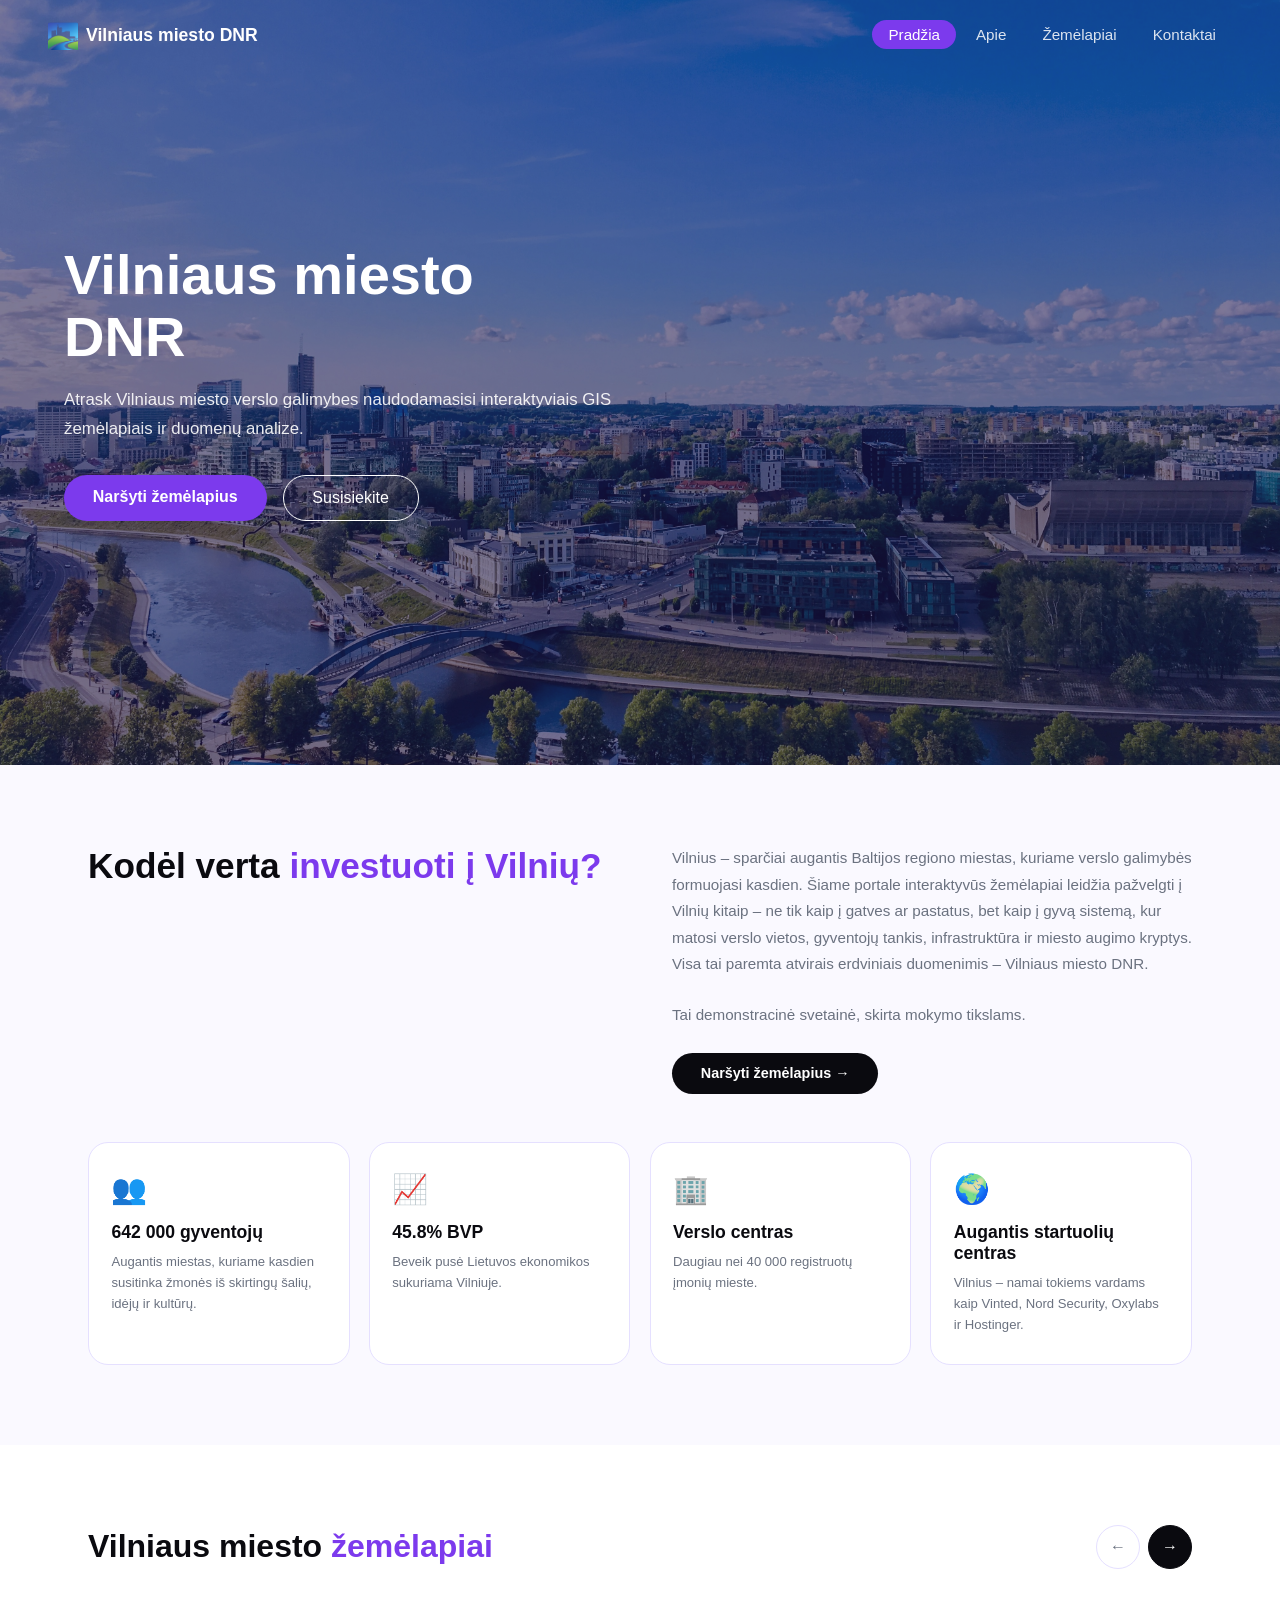
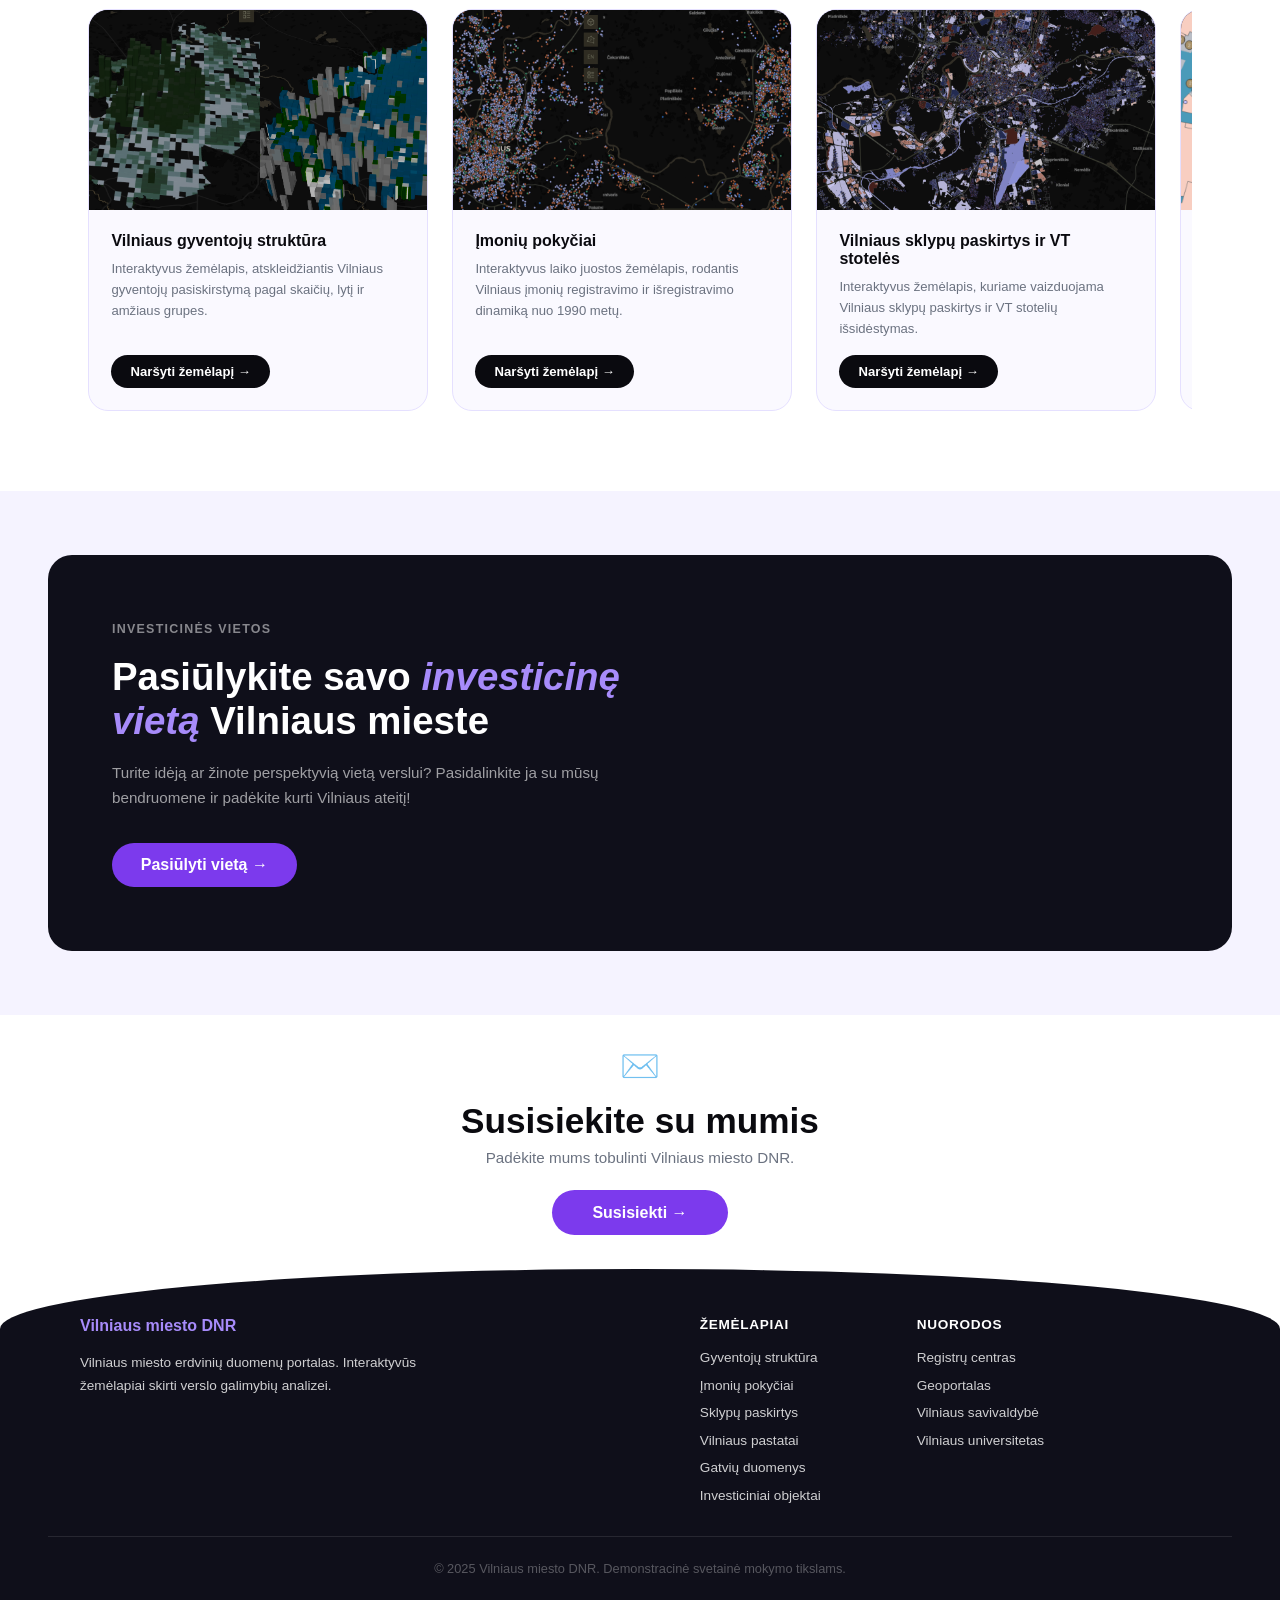
<file: index.html>
<!doctype html>
<html lang="lt">
<head>
  <meta charset="UTF-8" />
  <meta name="viewport" content="width=device-width, initial-scale=1.0" />
  <title>Vilniaus miesto DNR</title>
  <link rel="stylesheet" href="style.css" />
  <link rel="icon" type="image/png" href="img/logo.png" />
</head>
<body>

  <!-- NAV -->
  <nav class="nav">
    <div class="nav-logo">
      <img src="img/logo.png" width="30" height="30" alt="Vilniaus miesto DNR logotipas">
      Vilniaus miesto DNR
    </div>
    <ul class="nav-links">
      <li><a href="#home" class="active">Pradžia</a></li>
      <li><a href="#about">Apie</a></li>
      <li><a href="#maps">Žemėlapiai</a></li>
      <li><a href="#contact">Kontaktai</a></li>
    </ul>
  </nav>

  <!-- HERO -->
  <section id="home" class="hero">
    <div class="hero-content">
      <h1>Vilniaus miesto<br />DNR</h1>
      <p>Atrask Vilniaus miesto verslo galimybes naudodamasisi interaktyviais GIS žemėlapiais ir duomenų analize.</p>
      <div class="hero-buttons">
        <a href="#maps" class="btn-primary">Naršyti žemėlapius</a>
        <a href="#contact" class="btn-outline">Susisiekite</a>
      </div>
    </div>
  </section>

  <!-- ABOUT -->
  <section id="about" class="description">
    <div class="description-inner">

      <div class="description-top">
        <div class="description-left">
          <h2>Kodėl verta <em>investuoti į Vilnių?</em></h2>
        </div>
        <div class="description-right">
          <p>
            Vilnius – sparčiai augantis Baltijos regiono miestas, kuriame verslo galimybės formuojasi kasdien.
            Šiame portale interaktyvūs žemėlapiai leidžia pažvelgti į Vilnių kitaip – ne tik kaip į gatves ar
            pastatus, bet kaip į gyvą sistemą, kur matosi verslo vietos, gyventojų tankis, infrastruktūra ir
            miesto augimo kryptys. Visa tai paremta atvirais erdviniais duomenimis – Vilniaus miesto DNR.
          </p>
          <p class="description-note">Tai demonstracinė svetainė, skirta mokymo tikslams.</p>
          <a href="#maps" class="btn-explore">Naršyti žemėlapius →</a>
        </div>
      </div>

      <div class="description-cards">
        <div class="description-card">
          <div class="card-icon">👥</div>
          <h3>642 000 gyventojų</h3>
          <p>Augantis miestas, kuriame kasdien susitinka žmonės iš skirtingų šalių, idėjų ir kultūrų.</p>
        </div>
        <div class="description-card">
          <div class="card-icon">📈</div>
          <h3>45.8% BVP</h3>
          <p>Beveik pusė Lietuvos ekonomikos sukuriama Vilniuje.</p>
        </div>
        <div class="description-card">
          <div class="card-icon">🏢</div>
          <h3>Verslo centras</h3>
          <p>Daugiau nei 40 000 registruotų įmonių mieste.</p>
        </div>
        <div class="description-card">
          <div class="card-icon">🌍</div>
          <h3>Augantis startuolių centras</h3>
          <p>Vilnius – namai tokiems vardams kaip Vinted, Nord Security, Oxylabs ir Hostinger.</p>
        </div>
      </div>

    </div>
  </section>

  <!-- MAPS -->
  <main id="maps" class="maps">
    <div class="maps-header">
      <h2>Vilniaus miesto <em>žemėlapiai</em></h2>
      <div class="maps-arrows">
        <button class="arrow-btn" id="prevBtn" aria-label="Ankstesnis žemėlapis">←</button>
        <button class="arrow-btn active" id="nextBtn" aria-label="Kitas žemėlapis">→</button>
      </div>
    </div>

    <div class="maps-grid">
      <div class="map-card">
        <div class="map-card-image">
          <img src="img/map_1.png" alt="Vilniaus gyventojų struktūra" />
        </div>
        <div class="map-card-text">
          <h3>Vilniaus gyventojų struktūra</h3>
          <p>Interaktyvus žemėlapis, atskleidžiantis Vilniaus gyventojų pasiskirstymą pagal skaičių, lytį ir amžiaus grupes.</p>
          <a href="pages/map_1.html" class="btn-map">Naršyti žemėlapį →</a>
        </div>
      </div>

      <div class="map-card">
        <div class="map-card-image">
          <img src="img/map_2.png" alt="Įmonių pokyčiai Vilniuje" />
        </div>
        <div class="map-card-text">
          <h3>Įmonių pokyčiai</h3>
          <p>Interaktyvus laiko juostos žemėlapis, rodantis Vilniaus įmonių registravimo ir išregistravimo dinamiką nuo 1990 metų.</p>
          <a href="pages/map_2.html" class="btn-map">Naršyti žemėlapį →</a>
        </div>
      </div>

      <div class="map-card">
        <div class="map-card-image">
          <img src="img/map_3.png" alt="Vilniaus sklypų paskirtys ir VT stotelės" />
        </div>
        <div class="map-card-text">
          <h3>Vilniaus sklypų paskirtys ir VT stotelės</h3>
          <p>Interaktyvus žemėlapis, kuriame vaizduojama Vilniaus sklypų paskirtys ir VT stotelių išsidėstymas.</p>
          <a href="pages/map_3.html" class="btn-map">Naršyti žemėlapį →</a>
        </div>
      </div>

      <div class="map-card">
        <div class="map-card-image">
          <img src="img/map_4.png" alt="Vilniaus pastatai" />
        </div>
        <div class="map-card-text">
          <h3>Vilniaus pastatai</h3>
          <p>Interaktyvus žemėlapis, kuriame Vilniaus miesto pastatai susiejami su jų naudojimo paskirtimis ir juos apimančiais žemės sklypais.</p>
          <a href="pages/map_4.html" class="btn-map">Naršyti žemėlapį →</a>
        </div>
      </div>

      <div class="map-card">
        <div class="map-card-image">
          <img src="img/map_5.png" alt="Gatvių, eismo įvykių ir policijos duomenys" />
        </div>
        <div class="map-card-text">
          <h3>Gatvių, eismo įvykių ir policijos duomenys</h3>
          <p>Vilniaus miesto gatvių žemėlapis, integruojantis eismo įvykių ir policijos registro duomenis.</p>
          <a href="pages/map_5.html" class="btn-map">Naršyti žemėlapį →</a>
        </div>
      </div>
    </div>
  </main>

  <!-- INVEST -->
  <section id="invest" class="invest">
    <div class="invest-card">
      <span class="invest-label">Investicinės vietos</span>
      <h2>Pasiūlykite savo <em>investicinę vietą</em> Vilniaus mieste</h2>
      <p>Turite idėją ar žinote perspektyvią vietą verslui? Pasidalinkite ja su mūsų bendruomene ir padėkite kurti Vilniaus ateitį!</p>
      <div class="invest-buttons">
        <a href="pages/invest.html" class="btn-primary">Pasiūlyti vietą →</a>
      </div>
    </div>
  </section>

  <!-- CONTACT -->
  <section id="contact" class="contact">
    <div class="contact-header">
      <div class="contact-icon">✉️</div>
      <h2>Susisiekite su mumis</h2>
      <p>Padėkite mums tobulinti Vilniaus miesto DNR.</p>
    </div>
    <div class="contact-action">
      <a href="pages/contacts.html" class="btn-primary">Susisiekti →</a>
    </div>
  </section>

  <!-- FOOTER -->
  <footer class="footer">
    <div class="footer-grid">
      <div class="footer-col-left">
        <div class="footer-logo">Vilniaus miesto DNR</div>
        <p>Vilniaus miesto erdvinių duomenų portalas. Interaktyvūs žemėlapiai skirti verslo galimybių analizei.</p>
      </div>
      <div class="footer-col-right">
        <div class="footer-links-group">
          <h4>Žemėlapiai</h4>
          <ul>
            <li><a href="pages/map_1.html">Gyventojų struktūra</a></li>
            <li><a href="pages/map_2.html">Įmonių pokyčiai</a></li>
            <li><a href="pages/map_3.html">Sklypų paskirtys</a></li>
            <li><a href="pages/map_4.html">Vilniaus pastatai</a></li>
            <li><a href="pages/map_5.html">Gatvių duomenys</a></li>
            <li><a href="pages/invest.html">Investiciniai objektai</a></li>
          </ul>
        </div>
        <div class="footer-links-group">
          <h4>Nuorodos</h4>
          <ul>
            <li><a href="https://www.registrucentras.lt/" target="_blank">Registrų centras</a></li>
            <li><a href="https://www.geoportal.lt" target="_blank">Geoportalas</a></li>
            <li><a href="https://vilnius.lt" target="_blank">Vilniaus savivaldybė</a></li>
            <li><a href="https://www.vu.lt" target="_blank">Vilniaus universitetas</a></li>
          </ul>
        </div>
      </div>
    </div>
    <div class="footer-bottom">
      <p>© 2025 Vilniaus miesto DNR. Demonstracinė svetainė mokymo tikslams.</p>
    </div>
  </footer>

  <!-- JS, kuris valdo žemėlapių kortelių slinkimą kairėn/dešinėn -->
  <script>
    const mapsGrid = document.querySelector('.maps-grid');
    const prevBtn = document.getElementById('prevBtn');
    const nextBtn = document.getElementById('nextBtn');

    if (mapsGrid && prevBtn && nextBtn) {
      nextBtn.addEventListener('click', () => {
        mapsGrid.scrollBy({ left: 400, behavior: 'smooth' });
      });
      prevBtn.addEventListener('click', () => {
        mapsGrid.scrollBy({ left: -400, behavior: 'smooth' });
      });
    }
  </script>

</body>
</html>
</file>
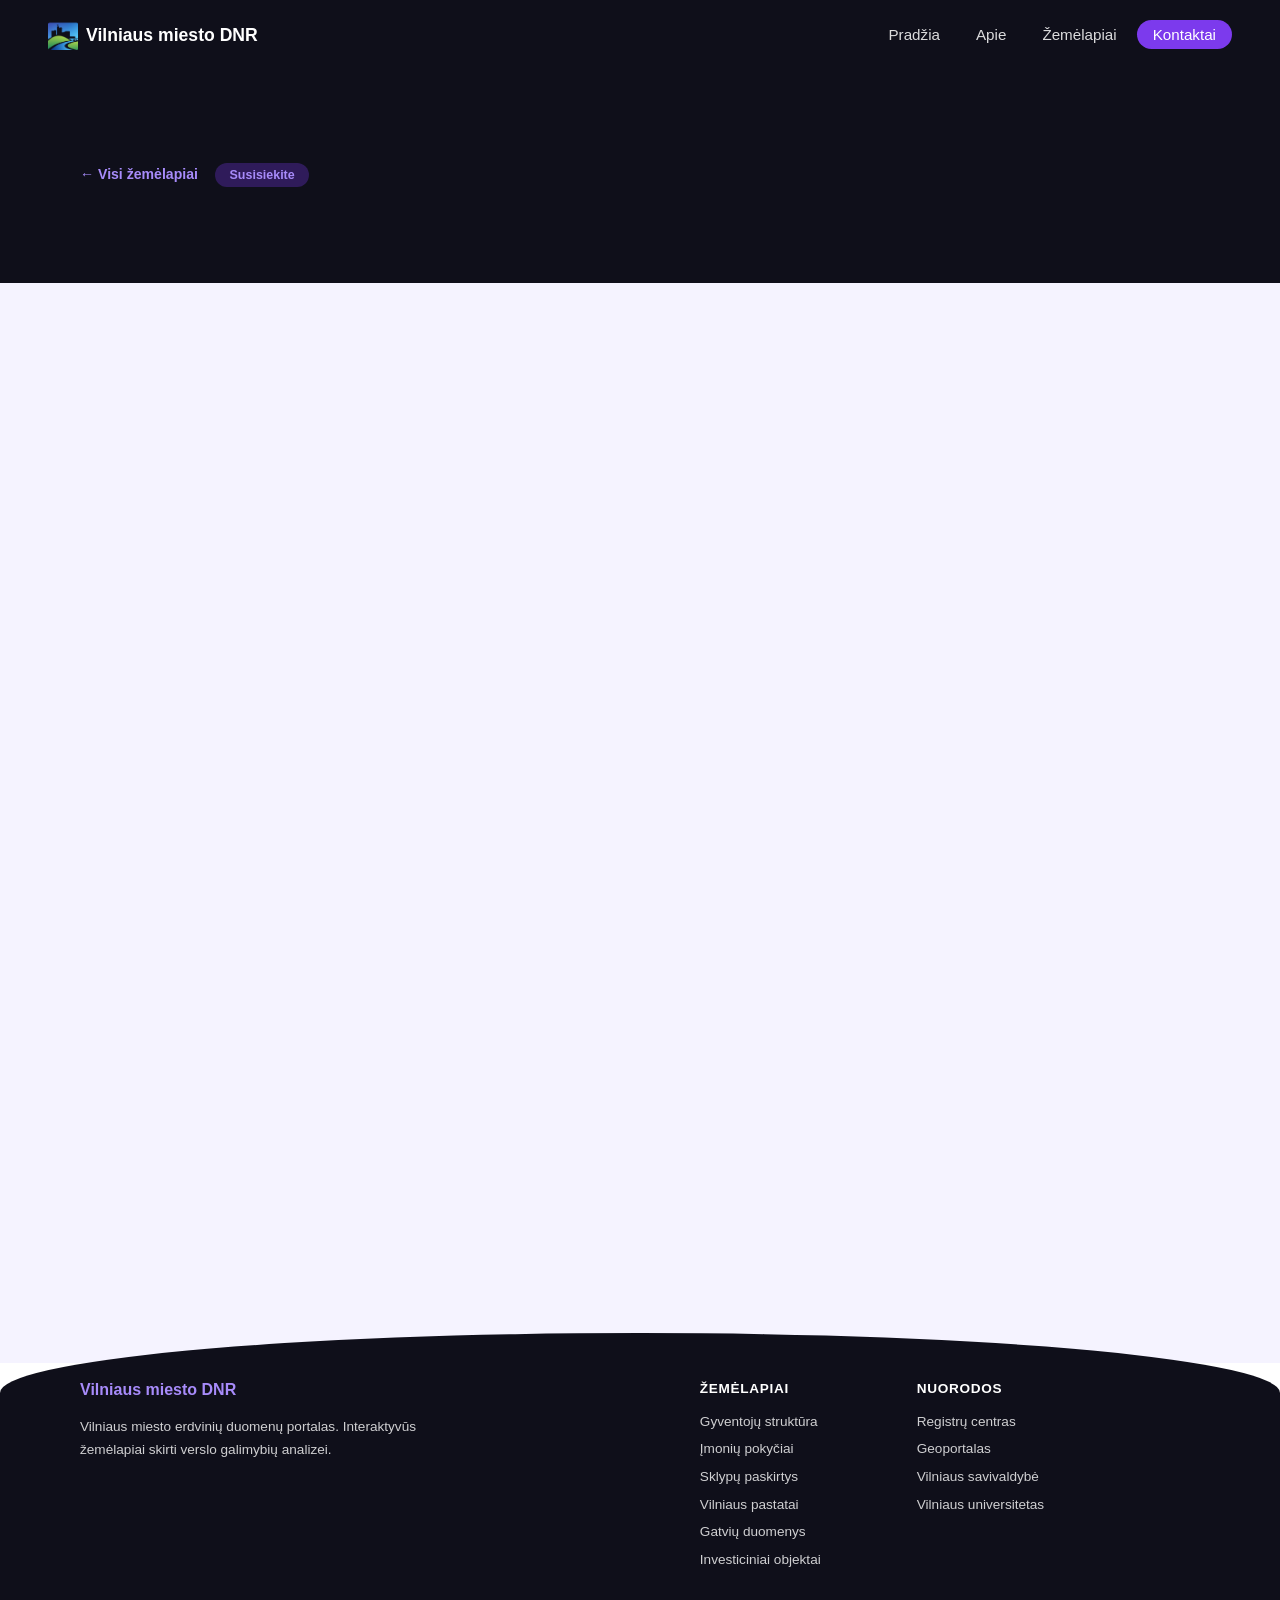
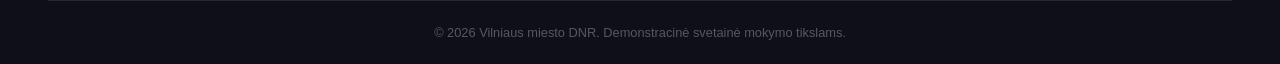
<file: pages/contacts.html>
<!doctype html>
<html lang="lt">
  <head>
    <meta charset="UTF-8" />
    <meta name="viewport" content="width=device-width, initial-scale=1.0" />
    <title>Susisiekite — Vilniaus miesto DNR</title>
    <!-- Pagrindinis svetainės stilių failas -->
    <link rel="stylesheet" href="../style.css" />
  </head>
  <body>

    <!-- NAV -->
    <!-- Navigacijos juosta – leidžia grįžti į pagrindinį puslapį ar pereiti į kitas skiltis -->
    <nav class="nav nav--dark">
      <div class="nav-logo">
        <img src="../img/logo.png" width="30" height="30" alt="Vilniaus miesto DNR logotipas">
        Vilniaus miesto DNR
      </div>
      <ul class="nav-links">
        <li><a href="../index.html">Pradžia</a></li>
        <li><a href="../index.html#about">Apie</a></li>
        <li><a href="../index.html#maps">Žemėlapiai</a></li>
        <li><a href="../index.html#contact" class="active">Kontaktai</a></li>
      </ul>
    </nav>

    <!-- PAGE HEADER -->
    <!-- Puslapio antraštės skiltis – rodo kategorijos žymę ir grįžimo nuorodą -->
    <section class="map-page-header">
      <div class="map-page-header-inner">
        <a href="../index.html#maps" class="map-back">← Visi žemėlapiai</a>
        <span class="map-page-badge">Susisiekite</span>
      </div>
    </section>

    <!-- SURVEY -->
    <!-- Kontaktų forma – įterpiama per ArcGIS Survey123 iframe -->
    <div class="survey-wrapper">
      <iframe
        src="https://arcg.is/1aKm091"
        title="Kontaktų forma"
        allowfullscreen
        width="100%"
        height="1000">
      </iframe>
    </div>

    <!-- FOOTER -->
    <!-- Puslapio apačia – logotipas, nuorodos į žemėlapius ir išorinius šaltinius, autorinės teisės -->
    <footer class="footer">
      <div class="footer-grid">
        <div class="footer-col-left">
          <div class="footer-logo">Vilniaus miesto DNR</div>
          <p>Vilniaus miesto erdvinių duomenų portalas. Interaktyvūs žemėlapiai skirti verslo galimybių analizei.</p>
        </div>
        <div class="footer-col-right">
          <div class="footer-links-group">
            <h4>Žemėlapiai</h4>
            <ul>
              <li><a href="map_1.html">Gyventojų struktūra</a></li>
              <li><a href="map_2.html">Įmonių pokyčiai</a></li>
              <li><a href="map_3.html">Sklypų paskirtys</a></li>
              <li><a href="map_4.html">Vilniaus pastatai</a></li>
              <li><a href="map_5.html">Gatvių duomenys</a></li>
              <li><a href="invest.html">Investiciniai objektai</a></li>
            </ul>
          </div>
          <div class="footer-links-group">
            <h4>Nuorodos</h4>
            <ul>
              <li><a href="https://www.registrucentras.lt/" target="_blank">Registrų centras</a></li>
              <li><a href="https://www.geoportal.lt" target="_blank">Geoportalas</a></li>
              <li><a href="https://vilnius.lt" target="_blank">Vilniaus savivaldybė</a></li>
              <li><a href="https://www.vu.lt" target="_blank">Vilniaus universitetas</a></li>
            </ul>
          </div>
        </div>
      </div>
      <div class="footer-bottom">
        <p>© 2026 Vilniaus miesto DNR. Demonstracinė svetainė mokymo tikslams.</p>
      </div>
    </footer>

  </body>
</html>
</file>
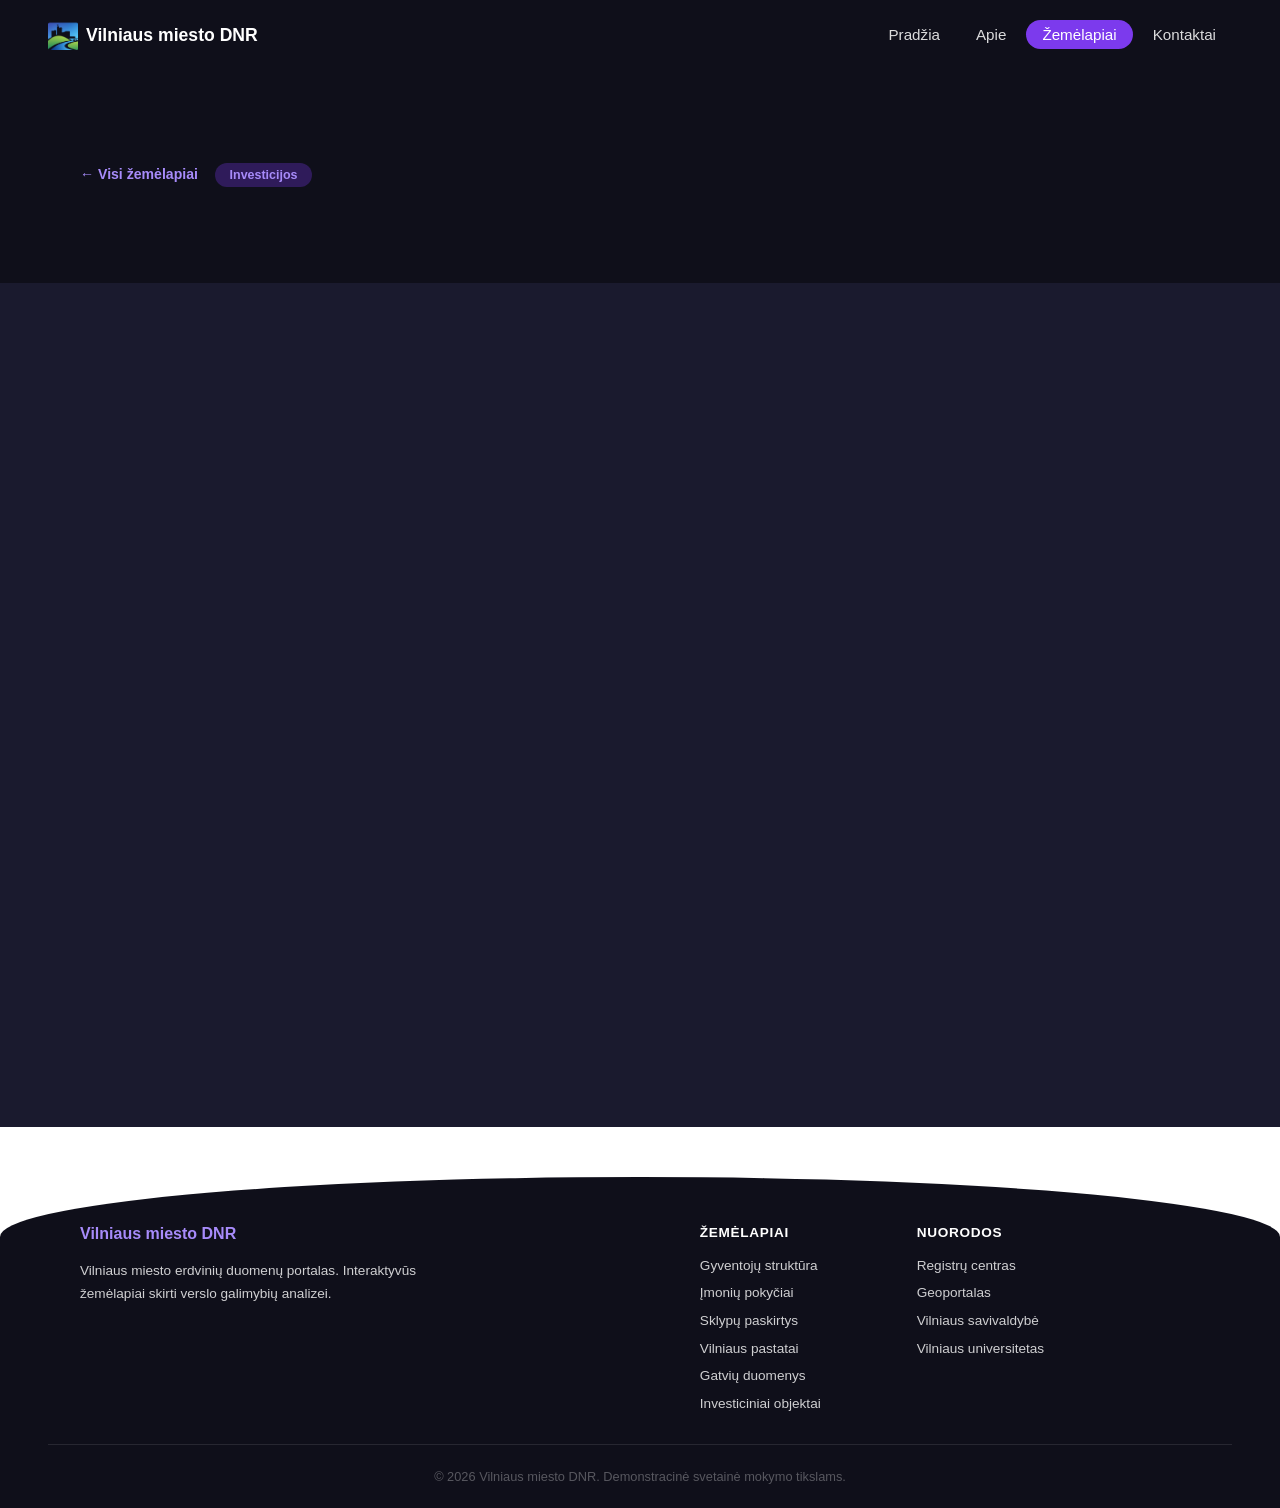
<file: pages/invest.html>
<!doctype html>
<html lang="lt">
  <head>
    <meta charset="UTF-8" />
    <meta name="viewport" content="width=device-width, initial-scale=1.0" />
    <title>Vilniaus investicinių vietų žemėlapis — Vilniaus miesto DNR</title>
    <!-- Pagrindinis svetainės stilių failas -->
    <link rel="stylesheet" href="../style.css" />
  </head>
  <body>

    <!-- NAV -->
    <!-- Navigacijos juosta – leidžia grįžti į pagrindinį puslapį ar pereiti į kitas skiltis -->
    <nav class="nav nav--dark">
      <div class="nav-logo">
        <img src="../img/logo.png" width="30" height="30" alt="Vilniaus miesto DNR logotipas">
        Vilniaus miesto DNR
      </div>
      <ul class="nav-links">
        <li><a href="../index.html">Pradžia</a></li>
        <li><a href="../index.html#about">Apie</a></li>
        <li><a href="../index.html#maps" class="active">Žemėlapiai</a></li>
        <li><a href="../index.html#contact">Kontaktai</a></li>
      </ul>
    </nav>

    <!-- PAGE HEADER -->
    <!-- Puslapio antraštės skiltis – rodo kategorijos žymę ir grįžimo nuorodą -->
    <section class="map-page-header">
      <div class="map-page-header-inner">
        <a href="../index.html#maps" class="map-back">← Visi žemėlapiai</a>
        <span class="map-page-badge">Investicijos</span>
      </div>
    </section>

    <!-- MAP CONTENT -->
    <!-- Žemėlapio blokas – visą plotį užimantis iframe be šoninės juostos -->
    <section class="map-page-content">
      <div class="map-page-content-inner map-page-content-inner--full" id="mapLayout">
        <!-- Žemėlapio iframe konteineris -->
        <div class="map-frame-wrapper map-frame-wrapper--full">
          <iframe
            src="https://austejadumciute.github.io/3_praktinis/pranesimai.html"
            width="100%"
            height="100%"
            title="Vilniaus investicinių vietų žemėlapis"
            allowfullscreen>
          </iframe>
        </div>
      </div>
    </section>

    <!-- FOOTER -->
    <!-- Puslapio apačia – logotipas, nuorodos į žemėlapius ir išorinius šaltinius, autorinės teisės -->
    <footer class="footer">
      <div class="footer-grid">
        <div class="footer-col-left">
          <div class="footer-logo">Vilniaus miesto DNR</div>
          <p>Vilniaus miesto erdvinių duomenų portalas. Interaktyvūs žemėlapiai skirti verslo galimybių analizei.</p>
        </div>
        <div class="footer-col-right">
          <div class="footer-links-group">
            <h4>Žemėlapiai</h4>
            <ul>
              <li><a href="map_1.html">Gyventojų struktūra</a></li>
              <li><a href="map_2.html">Įmonių pokyčiai</a></li>
              <li><a href="map_3.html">Sklypų paskirtys</a></li>
              <li><a href="map_4.html">Vilniaus pastatai</a></li>
              <li><a href="map_5.html">Gatvių duomenys</a></li>
              <li><a href="invest.html">Investiciniai objektai</a></li>
            </ul>
          </div>
          <div class="footer-links-group">
            <h4>Nuorodos</h4>
            <ul>
              <li><a href="https://www.registrucentras.lt/" target="_blank">Registrų centras</a></li>
              <li><a href="https://www.geoportal.lt" target="_blank">Geoportalas</a></li>
              <li><a href="https://vilnius.lt" target="_blank">Vilniaus savivaldybė</a></li>
              <li><a href="https://www.vu.lt" target="_blank">Vilniaus universitetas</a></li>
            </ul>
          </div>
        </div>
      </div>
      <div class="footer-bottom">
        <p>© 2026 Vilniaus miesto DNR. Demonstracinė svetainė mokymo tikslams.</p>
      </div>
    </footer>

  </body>
</html>
</file>
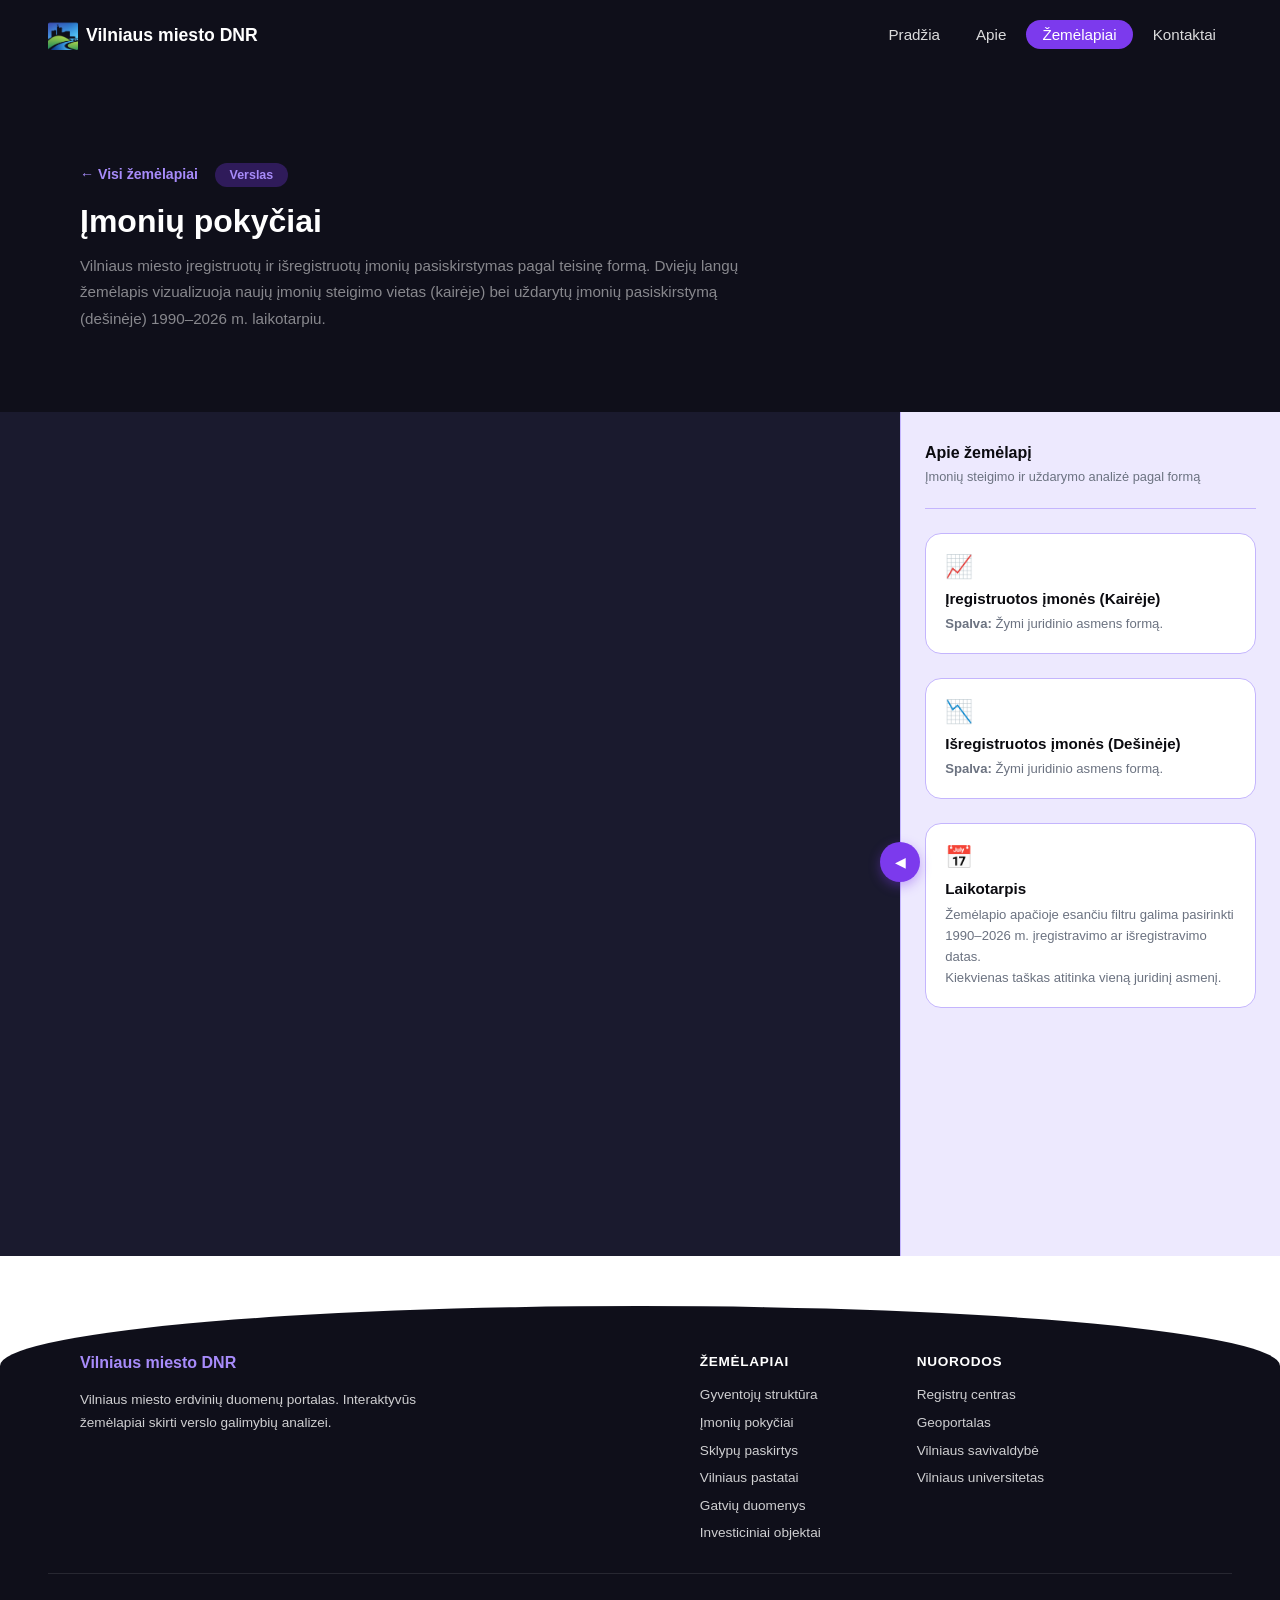
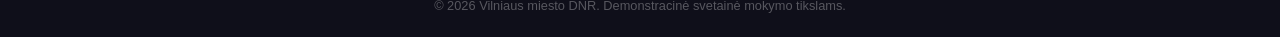
<file: pages/map_2.html>
<!doctype html>
<html lang="lt">
  <head>
    <meta charset="UTF-8" />
    <meta name="viewport" content="width=device-width, initial-scale=1.0" />
    <title>Įmonių pokyčiai — Vilniaus miesto DNR</title>
    <link rel="stylesheet" href="../style.css" />
  </head>
  <body>

    <!-- NAV -->
    <!-- Navigacijos juosta – leidžia grįžti į pagrindinį puslapį ar pereiti į kitas skiltis -->
    <nav class="nav nav--dark">
      <div class="nav-logo">
        <img src="../img/logo.png" width="30" height="30" alt="Vilniaus miesto DNR logotipas">
        Vilniaus miesto DNR
      </div>
      <ul class="nav-links">
        <li><a href="../index.html">Pradžia</a></li>
        <li><a href="../index.html#about">Apie</a></li>
        <li><a href="../index.html#maps" class="active">Žemėlapiai</a></li>
        <li><a href="../index.html#contact">Kontaktai</a></li>
      </ul>
    </nav>

    <!-- MAP HEADER -->
    <!-- Žemėlapio antraštės skiltis – rodo pavadinimą, kategoriją ir trumpą aprašymą -->
    <section class="map-page-header">
      <div class="map-page-header-inner">
        <a href="../index.html#maps" class="map-back">← Visi žemėlapiai</a>
        <span class="map-page-badge">Verslas</span>
        <h1>Įmonių pokyčiai</h1>
        <p>Vilniaus miesto įregistruotų ir išregistruotų įmonių pasiskirstymas pagal teisinę formą. Dviejų langų žemėlapis vizualizuoja naujų įmonių steigimo vietas (kairėje) bei uždarytų įmonių pasiskirstymą (dešinėje) 1990–2026 m. laikotarpiu.</p>
      </div>
    </section>

    <!-- MAP CONTENT -->
    <!-- Pagrindinis žemėlapio blokas – iframe su žemėlapiu kairėje ir informacijos juosta dešinėje -->
    <section class="map-page-content">
      <div class="map-page-content-inner" id="mapLayout">

        <!-- Žemėlapio iframe konteineris -->
        <div class="map-frame-wrapper">
          <iframe
            src="https://austejadumciute.github.io/1_praktinis_maps/imones.html"
            width="100%"
            height="100%"
            title="Vilniaus įmonių pokyčių žemėlapis"
            allowfullscreen>
          </iframe>
        </div>

        <!-- Šoninės juostos slėpimo/rodymo mygtukas -->
        <button class="sidebar-toggle" id="sidebarToggle" aria-label="Slėpti arba rodyti šoninę juostą">◀</button>

        <!-- Šoninė informacijos juosta -->
        <div class="map-sidebar" id="mapSidebar">
          <div class="sidebar-content" id="sidebarContent">

            <div class="sidebar-header">
              <div class="map-sidebar-title">Apie žemėlapį</div>
              <div class="map-sidebar-subtitle">Įmonių steigimo ir uždarymo analizė pagal formą</div>
            </div>

            <div class="map-sidebar-divider"></div>

            <div class="map-info-card">
              <div class="map-info-icon">📈</div>
              <h3>Įregistruotos įmonės (Kairėje)</h3>
              <p><strong>Spalva:</strong> Žymi juridinio asmens formą.</p>
            </div>

            <div class="map-info-card">
              <div class="map-info-icon">📉</div>
              <h3>Išregistruotos įmonės (Dešinėje)</h3>
              <p><strong>Spalva:</strong> Žymi juridinio asmens formą.</p>
            </div>

            <div class="map-info-card">
              <div class="map-info-icon">📅</div>
              <h3>Laikotarpis</h3>
              <p>Žemėlapio apačioje esančiu filtru galima pasirinkti 1990–2026 m. įregistravimo ar išregistravimo datas.</p>
              <p>Kiekvienas taškas atitinka vieną juridinį asmenį.</p>
            </div>

          </div>
        </div>

      </div>
    </section>

    <!-- FOOTER -->
    <!-- Puslapio apačia – logotipas, nuorodos į žemėlapius ir išorinius šaltinius, autorinės teisės -->
    <footer class="footer">
      <div class="footer-grid">
        <div class="footer-col-left">
          <div class="footer-logo">Vilniaus miesto DNR</div>
          <p>Vilniaus miesto erdvinių duomenų portalas. Interaktyvūs žemėlapiai skirti verslo galimybių analizei.</p>
        </div>
        <div class="footer-col-right">
          <div class="footer-links-group">
            <h4>Žemėlapiai</h4>
            <ul>
              <li><a href="map_1.html">Gyventojų struktūra</a></li>
              <li><a href="map_2.html">Įmonių pokyčiai</a></li>
              <li><a href="map_3.html">Sklypų paskirtys</a></li>
              <li><a href="map_4.html">Vilniaus pastatai</a></li>
              <li><a href="map_5.html">Gatvių duomenys</a></li>
              <li><a href="invest.html">Investiciniai objektai</a></li>
            </ul>
          </div>
          <div class="footer-links-group">
            <h4>Nuorodos</h4>
            <ul>
              <li><a href="https://www.registrucentras.lt/" target="_blank">Registrų centras</a></li>
              <li><a href="https://www.geoportal.lt" target="_blank">Geoportalas</a></li>
              <li><a href="https://vilnius.lt" target="_blank">Vilniaus savivaldybė</a></li>
              <li><a href="https://www.vu.lt" target="_blank">Vilniaus universitetas</a></li>
            </ul>
          </div>
        </div>
      </div>
      <div class="footer-bottom">
        <p>© 2026 Vilniaus miesto DNR. Demonstracinė svetainė mokymo tikslams.</p>
      </div>
    </footer>

    <!-- JS failas iškeltas į atskirą katalogą -->
    <script src="../map.js"></script>

  </body>
</html>
</file>
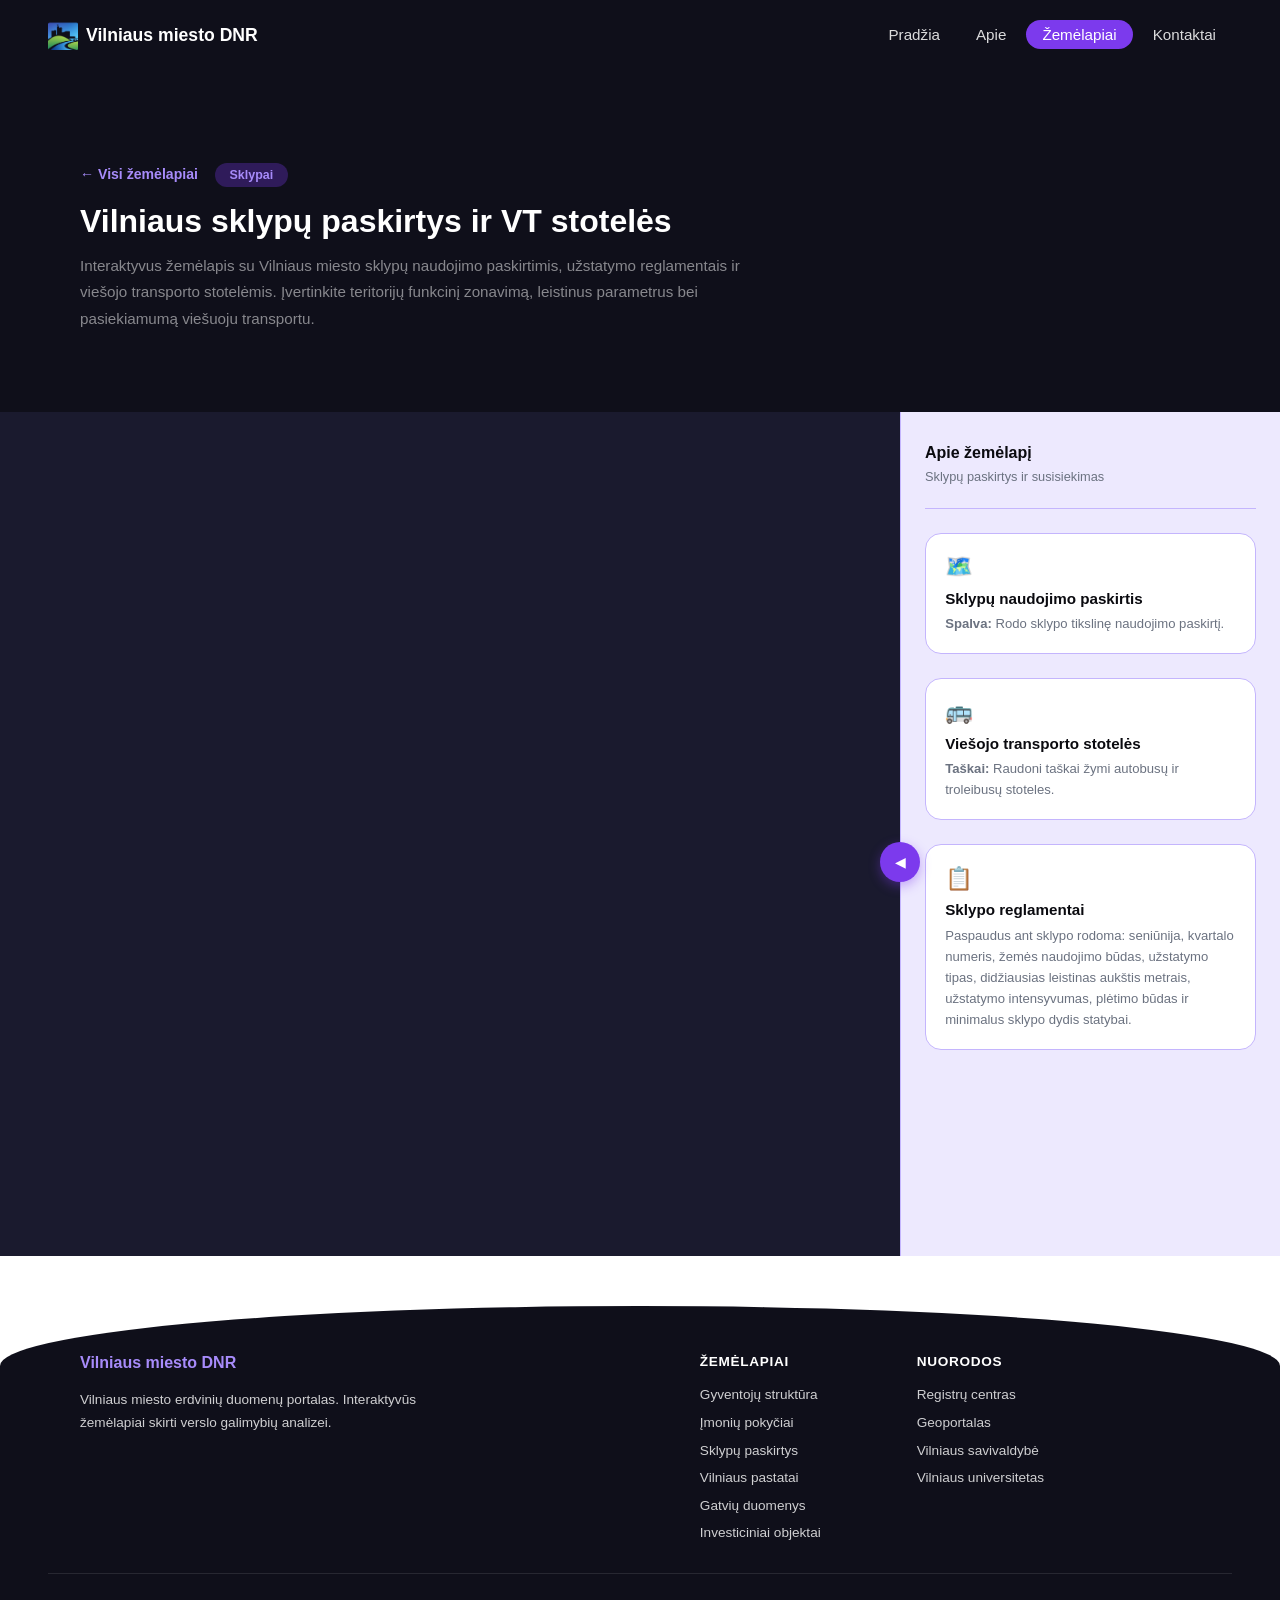
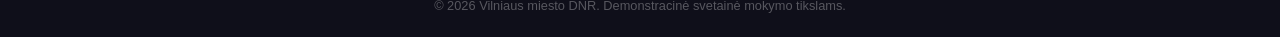
<file: pages/map_3.html>
<!doctype html>
<html lang="lt">
  <head>
    <meta charset="UTF-8" />
    <meta name="viewport" content="width=device-width, initial-scale=1.0" />
    <title>Sklypų paskirtys ir VT stotelės — Vilniaus miesto DNR</title>
    <link rel="stylesheet" href="../style.css" />
  </head>
  <body>

    <!-- NAV -->
    <!-- Navigacijos juosta – leidžia grįžti į pagrindinį puslapį ar pereiti į kitas skiltis -->
    <nav class="nav nav--dark">
      <div class="nav-logo">
        <img src="../img/logo.png" width="30" height="30" alt="Vilniaus miesto DNR logotipas">
        Vilniaus miesto DNR
      </div>
      <ul class="nav-links">
        <li><a href="../index.html">Pradžia</a></li>
        <li><a href="../index.html#about">Apie</a></li>
        <li><a href="../index.html#maps" class="active">Žemėlapiai</a></li>
        <li><a href="../index.html#contact">Kontaktai</a></li>
      </ul>
    </nav>

    <!-- MAP HEADER -->
    <!-- Žemėlapio antraštės skiltis – rodo pavadinimą, kategoriją ir trumpą aprašymą -->
    <section class="map-page-header">
      <div class="map-page-header-inner">
        <a href="../index.html#maps" class="map-back">← Visi žemėlapiai</a>
        <span class="map-page-badge">Sklypai</span>
        <h1>Vilniaus sklypų paskirtys ir VT stotelės</h1>
        <p>Interaktyvus žemėlapis su Vilniaus miesto sklypų naudojimo paskirtimis, užstatymo reglamentais ir viešojo transporto stotelėmis. Įvertinkite teritorijų funkcinį zonavimą, leistinus parametrus bei pasiekiamumą viešuoju transportu.</p>
      </div>
    </section>

    <!-- MAP CONTENT -->
    <!-- Pagrindinis žemėlapio blokas – iframe su žemėlapiu kairėje ir informacijos juosta dešinėje -->
    <section class="map-page-content">
      <div class="map-page-content-inner" id="mapLayout">

        <!-- Žemėlapio iframe konteineris -->
        <div class="map-frame-wrapper">
          <iframe
            src="https://austejadumciute.github.io/1_praktinis_maps/stoteles-sklypai.html"
            width="100%"
            height="100%"
            title="Vilniaus sklypų paskirtys ir VT stotelės"
            allowfullscreen>
          </iframe>
        </div>

        <!-- Šoninės juostos slėpimo/rodymo mygtukas -->
        <button class="sidebar-toggle" id="sidebarToggle" aria-label="Slėpti arba rodyti šoninę juostą">◀</button>

        <!-- Šoninė informacijos juosta -->
        <div class="map-sidebar" id="mapSidebar">
          <div class="sidebar-content" id="sidebarContent">

            <div class="sidebar-header">
              <div class="map-sidebar-title">Apie žemėlapį</div>
              <div class="map-sidebar-subtitle">Sklypų paskirtys ir susisiekimas</div>
            </div>

            <div class="map-sidebar-divider"></div>

            <div class="map-info-card">
              <div class="map-info-icon">🗺️</div>
              <h3>Sklypų naudojimo paskirtis</h3>
              <p><strong>Spalva:</strong> Rodo sklypo tikslinę naudojimo paskirtį.</p>
            </div>

            <div class="map-info-card">
              <div class="map-info-icon">🚌</div>
              <h3>Viešojo transporto stotelės</h3>
              <p><strong>Taškai:</strong> Raudoni taškai žymi autobusų ir troleibusų stoteles.</p>
            </div>

            <div class="map-info-card">
              <div class="map-info-icon">📋</div>
              <h3>Sklypo reglamentai</h3>
              <p>Paspaudus ant sklypo rodoma: seniūnija, kvartalo numeris, žemės naudojimo būdas, užstatymo tipas, didžiausias leistinas aukštis metrais, užstatymo intensyvumas, plėtimo būdas ir minimalus sklypo dydis statybai.</p>
            </div>

          </div>
        </div>

      </div>
    </section>

    <!-- FOOTER -->
    <!-- Puslapio apačia – logotipas, nuorodos į žemėlapius ir išorinius šaltinius, autorinės teisės -->
    <footer class="footer">
      <div class="footer-grid">
        <div class="footer-col-left">
          <div class="footer-logo">Vilniaus miesto DNR</div>
          <p>Vilniaus miesto erdvinių duomenų portalas. Interaktyvūs žemėlapiai skirti verslo galimybių analizei.</p>
        </div>
        <div class="footer-col-right">
          <div class="footer-links-group">
            <h4>Žemėlapiai</h4>
            <ul>
              <li><a href="map_1.html">Gyventojų struktūra</a></li>
              <li><a href="map_2.html">Įmonių pokyčiai</a></li>
              <li><a href="map_3.html">Sklypų paskirtys</a></li>
              <li><a href="map_4.html">Vilniaus pastatai</a></li>
              <li><a href="map_5.html">Gatvių duomenys</a></li>
              <li><a href="invest.html">Investiciniai objektai</a></li>
            </ul>
          </div>
          <div class="footer-links-group">
            <h4>Nuorodos</h4>
            <ul>
              <li><a href="https://www.registrucentras.lt/" target="_blank">Registrų centras</a></li>
              <li><a href="https://www.geoportal.lt" target="_blank">Geoportalas</a></li>
              <li><a href="https://vilnius.lt" target="_blank">Vilniaus savivaldybė</a></li>
              <li><a href="https://www.vu.lt" target="_blank">Vilniaus universitetas</a></li>
            </ul>
          </div>
        </div>
      </div>
      <div class="footer-bottom">
        <p>© 2026 Vilniaus miesto DNR. Demonstracinė svetainė mokymo tikslams.</p>
      </div>
    </footer>

    <!-- JS failas iškeltas į atskirą katalogą -->
    <script src="../map.js"></script>

  </body>
</html>
</file>
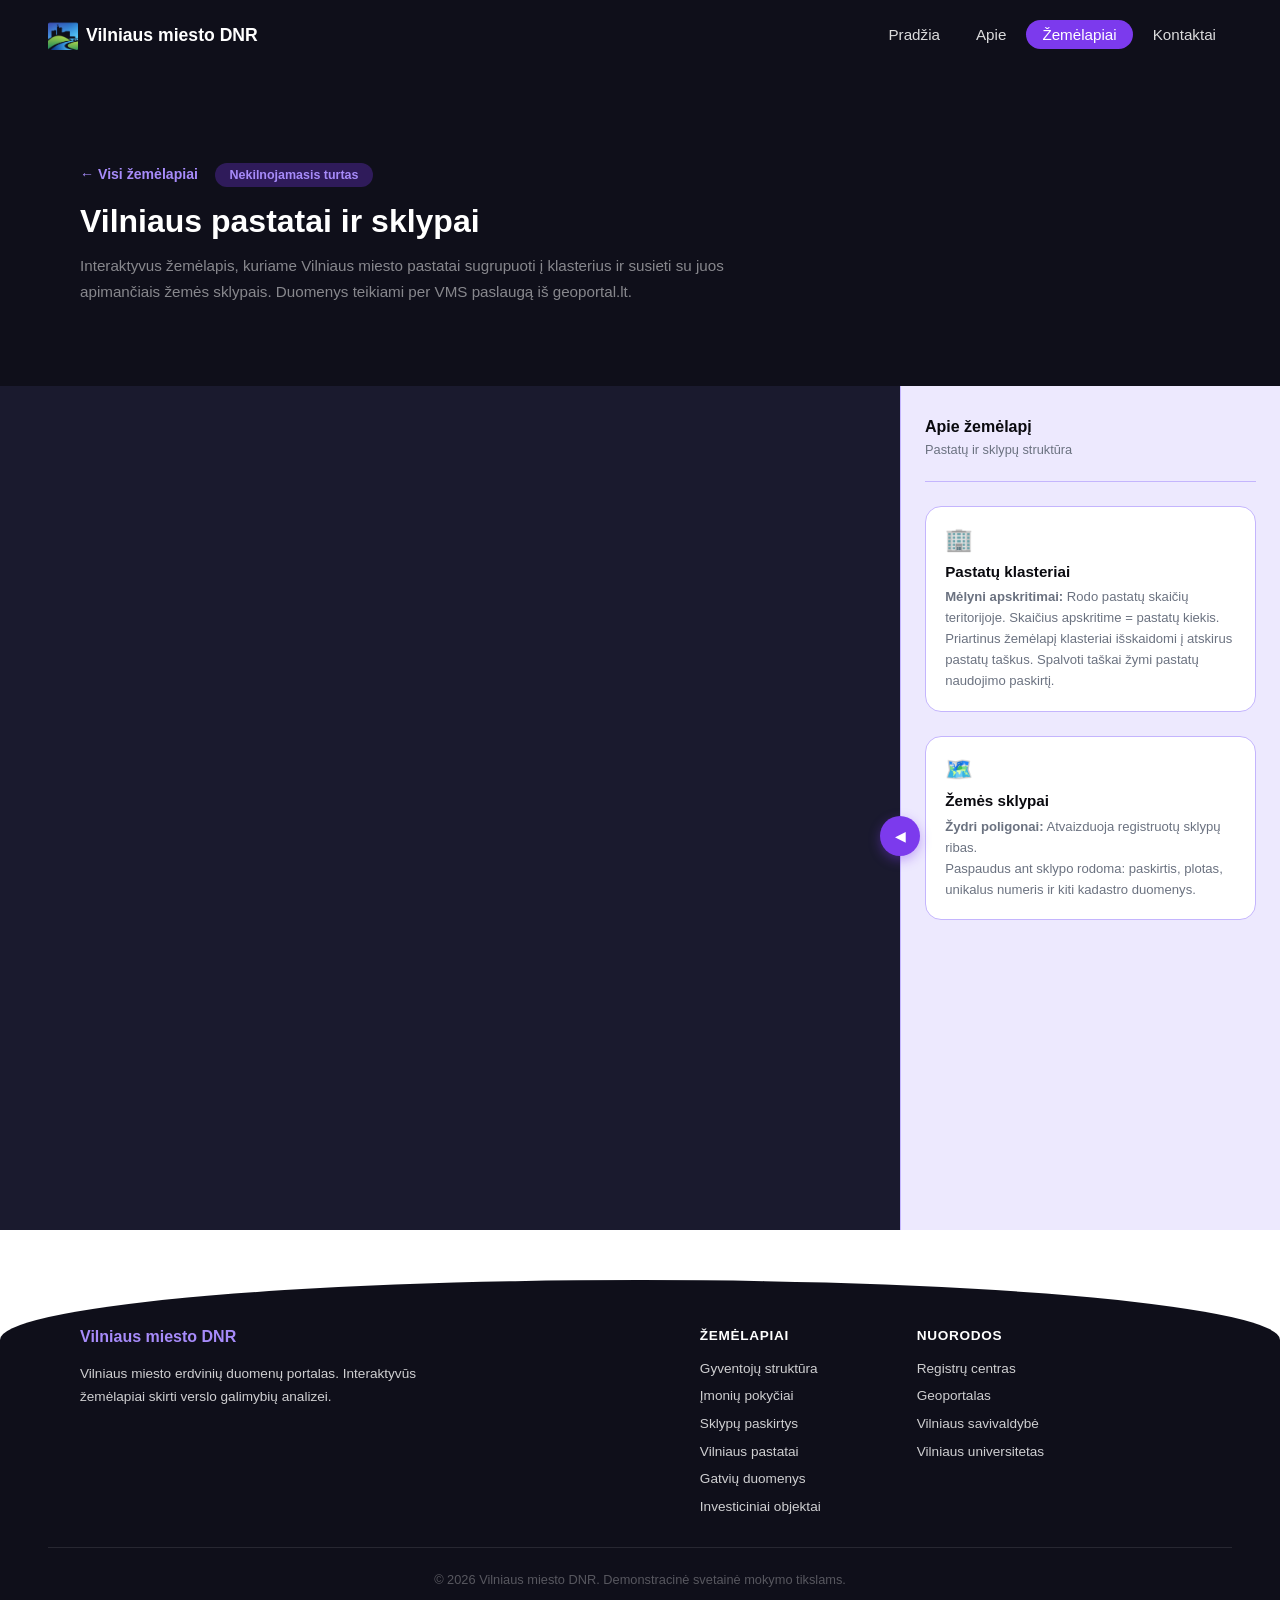
<file: pages/map_4.html>
<!doctype html>
<html lang="lt">
  <head>
    <meta charset="UTF-8" />
    <meta name="viewport" content="width=device-width, initial-scale=1.0" />
    <title>Vilniaus pastatai ir sklypai — Vilniaus miesto DNR</title>
    <link rel="stylesheet" href="../style.css" />
  </head>
  <body>

    <!-- NAV -->
    <!-- Navigacijos juosta – leidžia grįžti į pagrindinį puslapį ar pereiti į kitas skiltis -->
    <nav class="nav nav--dark">
      <div class="nav-logo">
        <img src="../img/logo.png" width="30" height="30" alt="Vilniaus miesto DNR logotipas">
        Vilniaus miesto DNR
      </div>
      <ul class="nav-links">
        <li><a href="../index.html">Pradžia</a></li>
        <li><a href="../index.html#about">Apie</a></li>
        <li><a href="../index.html#maps" class="active">Žemėlapiai</a></li>
        <li><a href="../index.html#contact">Kontaktai</a></li>
      </ul>
    </nav>

    <!-- MAP HEADER -->
    <!-- Žemėlapio antraštės skiltis – rodo pavadinimą, kategoriją ir trumpą aprašymą -->
    <section class="map-page-header">
      <div class="map-page-header-inner">
        <a href="../index.html#maps" class="map-back">← Visi žemėlapiai</a>
        <span class="map-page-badge">Nekilnojamasis turtas</span>
        <h1>Vilniaus pastatai ir sklypai</h1>
        <p>Interaktyvus žemėlapis, kuriame Vilniaus miesto pastatai sugrupuoti į klasterius ir susieti su juos apimančiais žemės sklypais. Duomenys teikiami per VMS paslaugą iš geoportal.lt.</p>
      </div>
    </section>

    <!-- MAP CONTENT -->
    <!-- Pagrindinis žemėlapio blokas – iframe su žemėlapiu kairėje ir informacijos juosta dešinėje -->
    <section class="map-page-content">
      <div class="map-page-content-inner" id="mapLayout">

        <!-- Žemėlapio iframe konteineris -->
        <div class="map-frame-wrapper">
          <iframe
            src="https://austejadumciute.github.io/2_praktinis_maps/map_pastatai.html"
            width="100%"
            height="100%"
            title="Vilniaus pastatai ir sklypai"
            allowfullscreen>
          </iframe>
        </div>

        <!-- Šoninės juostos slėpimo/rodymo mygtukas -->
        <button class="sidebar-toggle" id="sidebarToggle" aria-label="Slėpti arba rodyti šoninę juostą">◀</button>

        <!-- Šoninė informacijos juosta -->
        <div class="map-sidebar" id="mapSidebar">
          <div class="sidebar-content" id="sidebarContent">

            <div class="sidebar-header">
              <div class="map-sidebar-title">Apie žemėlapį</div>
              <div class="map-sidebar-subtitle">Pastatų ir sklypų struktūra</div>
            </div>

            <div class="map-sidebar-divider"></div>

            <div class="map-info-card">
              <div class="map-info-icon">🏢</div>
              <h3>Pastatų klasteriai</h3>
              <p><strong>Mėlyni apskritimai:</strong> Rodo pastatų skaičių teritorijoje. Skaičius apskritime = pastatų kiekis.</p>
              <p>Priartinus žemėlapį klasteriai išskaidomi į atskirus pastatų taškus. Spalvoti taškai žymi pastatų naudojimo paskirtį.</p>
            </div>

            <div class="map-info-card">
              <div class="map-info-icon">🗺️</div>
              <h3>Žemės sklypai</h3>
              <p><strong>Žydri poligonai:</strong> Atvaizduoja registruotų sklypų ribas.</p>
              <p>Paspaudus ant sklypo rodoma: paskirtis, plotas, unikalus numeris ir kiti kadastro duomenys.</p>
            </div>

          </div>
        </div>

      </div>
    </section>

    <!-- FOOTER -->
    <!-- Puslapio apačia – logotipas, nuorodos į žemėlapius ir išorinius šaltinius, autorinės teisės -->
    <footer class="footer">
      <div class="footer-grid">
        <div class="footer-col-left">
          <div class="footer-logo">Vilniaus miesto DNR</div>
          <p>Vilniaus miesto erdvinių duomenų portalas. Interaktyvūs žemėlapiai skirti verslo galimybių analizei.</p>
        </div>
        <div class="footer-col-right">
          <div class="footer-links-group">
            <h4>Žemėlapiai</h4>
            <ul>
              <li><a href="map_1.html">Gyventojų struktūra</a></li>
              <li><a href="map_2.html">Įmonių pokyčiai</a></li>
              <li><a href="map_3.html">Sklypų paskirtys</a></li>
              <li><a href="map_4.html">Vilniaus pastatai</a></li>
              <li><a href="map_5.html">Gatvių duomenys</a></li>
              <li><a href="invest.html">Investiciniai objektai</a></li>
            </ul>
          </div>
          <div class="footer-links-group">
            <h4>Nuorodos</h4>
            <ul>
              <li><a href="https://www.registrucentras.lt/" target="_blank">Registrų centras</a></li>
              <li><a href="https://www.geoportal.lt" target="_blank">Geoportalas</a></li>
              <li><a href="https://vilnius.lt" target="_blank">Vilniaus savivaldybė</a></li>
              <li><a href="https://www.vu.lt" target="_blank">Vilniaus universitetas</a></li>
            </ul>
          </div>
        </div>
      </div>
      <div class="footer-bottom">
        <p>© 2026 Vilniaus miesto DNR. Demonstracinė svetainė mokymo tikslams.</p>
      </div>
    </footer>

    <!-- JS failas iškeltas į atskirą katalogą -->
    <script src="../map.js"></script>

  </body>
</html>
</file>
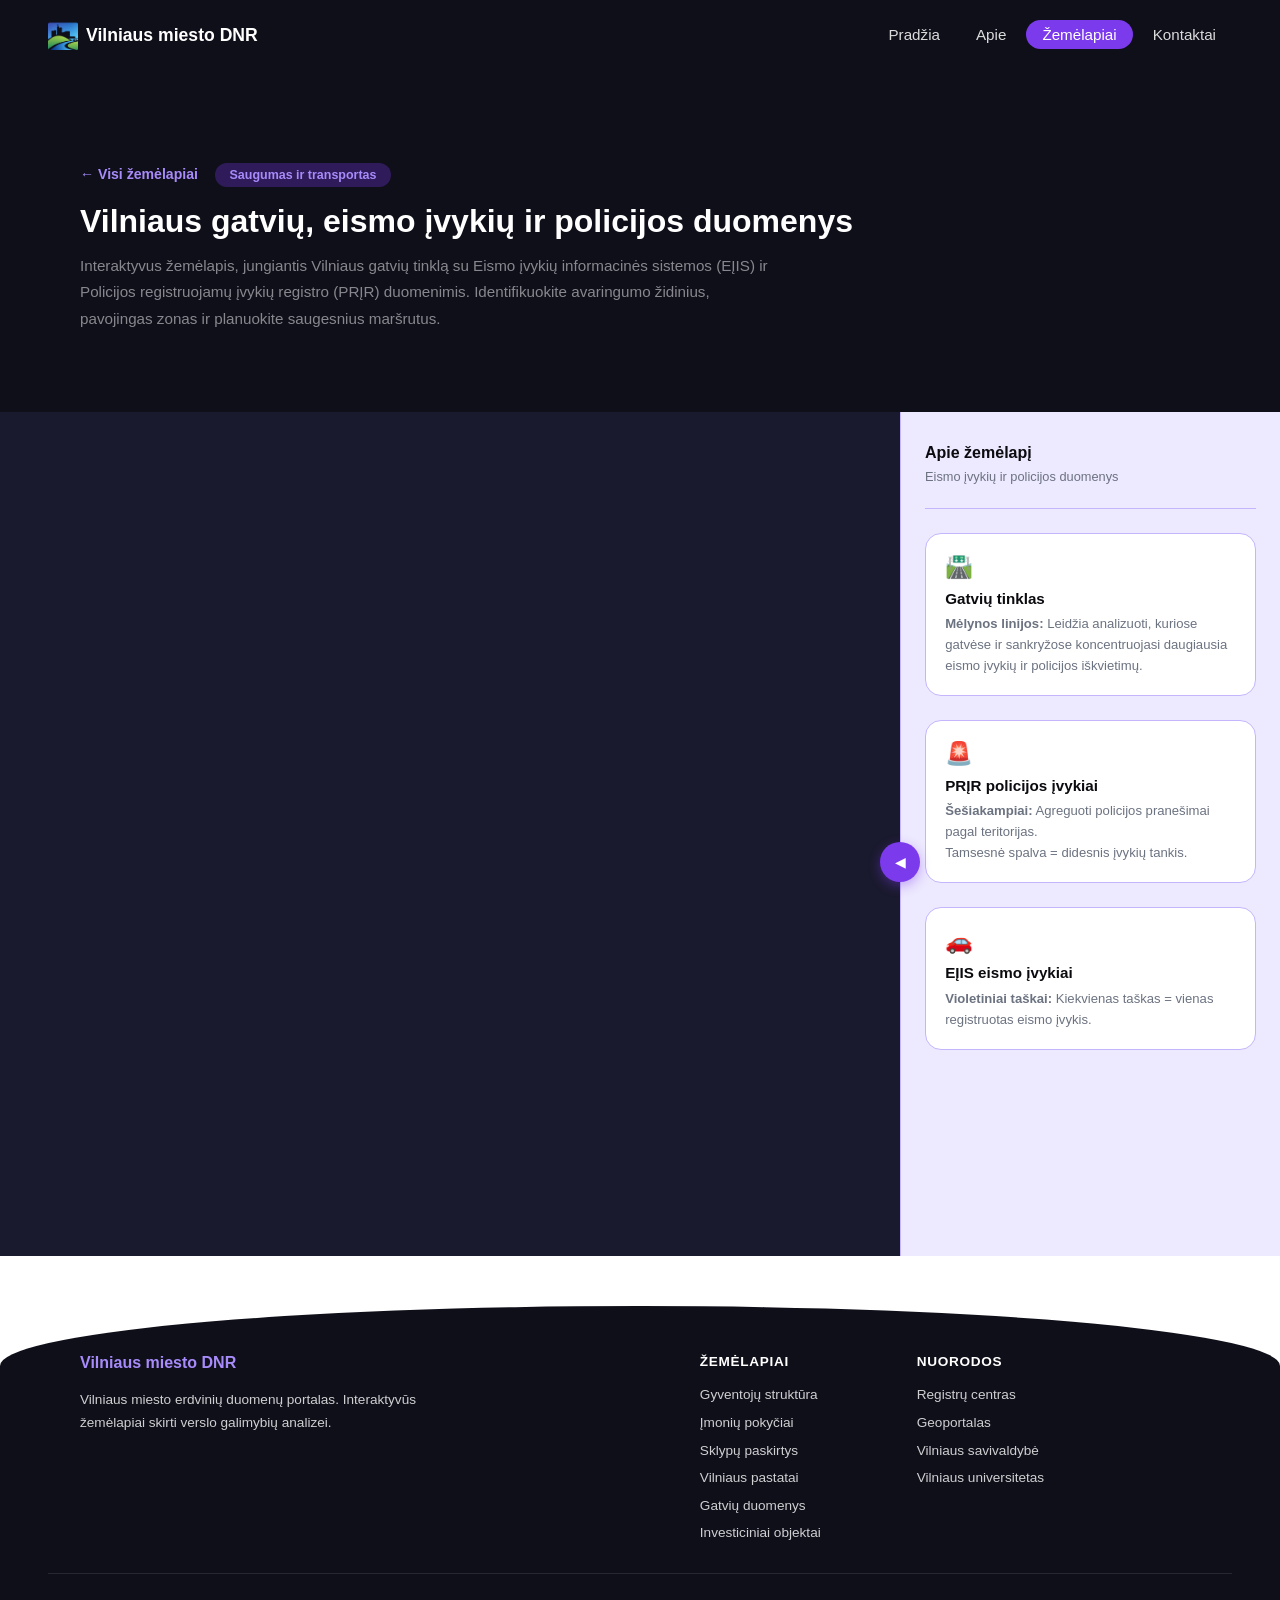
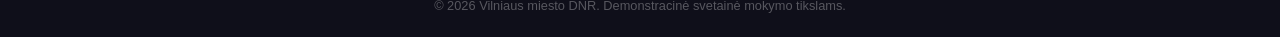
<file: pages/map_5.html>
<!doctype html>
<html lang="lt">
  <head>
    <meta charset="UTF-8" />
    <meta name="viewport" content="width=device-width, initial-scale=1.0" />
    <title>Gatvių, eismo įvykių ir policijos duomenys — Vilniaus miesto DNR</title>
    <!-- Pagrindinis svetainės stilių failas -->
    <link rel="stylesheet" href="../style.css" />
  </head>
  <body>

    <!-- NAV -->
    <!-- Navigacijos juosta – leidžia grįžti į pagrindinį puslapį ar pereiti į kitas skiltis -->
    <nav class="nav nav--dark">
      <div class="nav-logo">
        <img src="../img/logo.png" width="30" height="30" alt="Vilniaus miesto DNR logotipas">
        Vilniaus miesto DNR
      </div>
      <ul class="nav-links">
        <li><a href="../index.html">Pradžia</a></li>
        <li><a href="../index.html#about">Apie</a></li>
        <li><a href="../index.html#maps" class="active">Žemėlapiai</a></li>
        <li><a href="../index.html#contact">Kontaktai</a></li>
      </ul>
    </nav>

    <!-- MAP HEADER -->
    <!-- Žemėlapio antraštės skiltis – rodo pavadinimą, kategoriją ir trumpą aprašymą -->
    <section class="map-page-header">
      <div class="map-page-header-inner">
        <a href="../index.html#maps" class="map-back">← Visi žemėlapiai</a>
        <span class="map-page-badge">Saugumas ir transportas</span>
        <h1>Vilniaus gatvių, eismo įvykių ir policijos duomenys</h1>
        <p>Interaktyvus žemėlapis, jungiantis Vilniaus gatvių tinklą su Eismo įvykių informacinės sistemos (EĮIS) ir Policijos registruojamų įvykių registro (PRĮR) duomenimis. Identifikuokite avaringumo židinius, pavojingas zonas ir planuokite saugesnius maršrutus.</p>
      </div>
    </section>

    <!-- MAP CONTENT -->
    <!-- Pagrindinis žemėlapio blokas – iframe su žemėlapiu kairėje ir informacijos juosta dešinėje -->
    <section class="map-page-content">
      <div class="map-page-content-inner" id="mapLayout">

        <!-- Žemėlapio iframe konteineris -->
        <div class="map-frame-wrapper">
          <iframe
            src="https://austejadumciute.github.io/2_praktinis_maps/map_gatves.html"
            width="100%"
            height="100%"
            frameborder="0"
            title="Vilniaus gatvių, eismo įvykių ir policijos duomenys"
            allowfullscreen>
          </iframe>
        </div>

        <!-- Šoninės juostos slėpimo/rodymo mygtukas -->
        <button class="sidebar-toggle" id="sidebarToggle" aria-label="Slėpti arba rodyti šoninę juostą">◀</button>

        <!-- Šoninė informacijos juosta -->
        <div class="map-sidebar" id="mapSidebar">
          <div class="sidebar-content" id="sidebarContent">

            <div class="sidebar-header">
              <div class="map-sidebar-title">Apie žemėlapį</div>
              <div class="map-sidebar-subtitle">Eismo įvykių ir policijos duomenys</div>
            </div>

            <div class="map-sidebar-divider"></div>

            <div class="map-info-card">
              <div class="map-info-icon">🛣️</div>
              <h3>Gatvių tinklas</h3>
              <p><strong>Mėlynos linijos:</strong> Leidžia analizuoti, kuriose gatvėse ir sankryžose koncentruojasi daugiausia eismo įvykių ir policijos iškvietimų.</p>
            </div>

            <div class="map-info-card">
              <div class="map-info-icon">🚨</div>
              <h3>PRĮR policijos įvykiai</h3>
              <p><strong>Šešiakampiai:</strong> Agreguoti policijos pranešimai pagal teritorijas.</p>
              <p>Tamsesnė spalva = didesnis įvykių tankis.</p>
            </div>

            <div class="map-info-card">
              <div class="map-info-icon">🚗</div>
              <h3>EĮIS eismo įvykiai</h3>
              <p><strong>Violetiniai taškai:</strong> Kiekvienas taškas = vienas registruotas eismo įvykis.</p>
            </div>

          </div>
        </div>

      </div>
    </section>

    <!-- FOOTER -->
    <!-- Puslapio apačia – logotipas, nuorodos į žemėlapius ir išorinius šaltinius, autorinės teisės -->
    <footer class="footer">
      <div class="footer-grid">
        <div class="footer-col-left">
          <div class="footer-logo">Vilniaus miesto DNR</div>
          <p>Vilniaus miesto erdvinių duomenų portalas. Interaktyvūs žemėlapiai skirti verslo galimybių analizei.</p>
        </div>
        <div class="footer-col-right">
          <div class="footer-links-group">
            <h4>Žemėlapiai</h4>
            <ul>
              <li><a href="map_1.html">Gyventojų struktūra</a></li>
              <li><a href="map_2.html">Įmonių pokyčiai</a></li>
              <li><a href="map_3.html">Sklypų paskirtys</a></li>
              <li><a href="map_4.html">Vilniaus pastatai</a></li>
              <li><a href="map_5.html">Gatvių duomenys</a></li>
              <li><a href="invest.html">Investiciniai objektai</a></li>
            </ul>
          </div>
          <div class="footer-links-group">
            <h4>Nuorodos</h4>
            <ul>
              <li><a href="https://www.registrucentras.lt/" target="_blank">Registrų centras</a></li>
              <li><a href="https://www.geoportal.lt" target="_blank">Geoportalas</a></li>
              <li><a href="https://vilnius.lt" target="_blank">Vilniaus savivaldybė</a></li>
              <li><a href="https://www.vu.lt" target="_blank">Vilniaus universitetas</a></li>
            </ul>
          </div>
        </div>
      </div>
      <div class="footer-bottom">
        <p>© 2026 Vilniaus miesto DNR. Demonstracinė svetainė mokymo tikslams.</p>
      </div>
    </footer>

    <!-- JS failas iškeltas į atskirą katalogą -->
    <script src="../map.js"></script>

  </body>
</html>
</file>
<file: style.css>
* {
  box-sizing: border-box;
  margin: 0;
  padding: 0;
}

body {
  font-family: 'Segoe UI', sans-serif;
  color: #0a0a0f;
  background: #fff;
}

/* ── NAV ── */
.nav {
  position: absolute;
  top: 0;
  left: 0;
  right: 0;
  z-index: 10;
  display: flex;
  align-items: center;
  justify-content: space-between;
  padding: 1.25rem 3rem;
}

.nav--dark {
  position: relative;
  background: #0f0f1a;
  z-index: 1000;
}

.nav-logo {
  display: flex;
  align-items: center;
  gap: 0.5rem;
  font-size: 1.1rem;
  font-weight: 600;
  color: #fff;
  text-decoration: none;
}

.nav-links {
  display: flex;
  list-style: none;
  gap: 0.25rem;
  margin: 0;
  padding: 0;
}

.nav-links a {
  color: rgba(255, 255, 255, 0.85);
  font-size: 0.95rem;
  padding: 0.4rem 1rem;
  border-radius: 999px;
  text-decoration: none;
  transition: background 0.2s, color 0.2s;
}

.nav-links a:hover,
.nav-links a.active {
  background: #7c3aed;
  color: #fff;
}

/* ── HERO ── */
.hero {
  position: relative;
  height: 85vh;
  min-height: 480px;
  background: url('img/img_1.jpg') center/cover no-repeat;
  display: flex;
  align-items: center;
  justify-content: flex-start;
  padding: 0 4rem;
}

.hero::before {
  content: '';
  position: absolute;
  inset: 0;
  background: rgba(30, 20, 80, 0.55);
  z-index: 0;
}

.hero > * {
  position: relative;
  z-index: 1;
}

.hero-content {
  color: white;
  max-width: 600px;
}

.hero-content h1 {
  font-size: 3.5rem;
  font-weight: 800;
  line-height: 1.1;
  margin-bottom: 1.2rem;
}

.hero-content p {
  font-size: 1.05rem;
  line-height: 1.7;
  margin-bottom: 2rem;
  opacity: 0.9;
}

.hero-buttons {
  display: flex;
  gap: 1rem;
}

/* ── ABOUT ── */
.description {
  background: #faf9ff;
  padding: 5rem 0;
}

.description-inner {
  padding: 0 3rem;
  max-width: 1200px;
  margin: 0 auto;
}

.description-top {
  display: flex;
  gap: 4rem;
  align-items: flex-start;
  margin-bottom: 3rem;
}

.description-left {
  flex: 1;
}

.description-left h2 {
  font-size: 2.2rem;
  font-weight: 800;
  line-height: 1.2;
}

.description-left h2 em {
  font-style: normal;
  color: #7c3aed;
}

.description-right {
  flex: 1;
  display: flex;
  flex-direction: column;
  gap: 1.5rem;
}

.description-right p {
  color: #6b7280;
  line-height: 1.75;
  font-size: 0.95rem;
}

.description-cards {
  display: grid;
  grid-template-columns: repeat(4, 1fr);
  gap: 1.2rem;
}

.description-card {
  background: white;
  border: 1.5px solid #e5e0ff;
  border-radius: 20px;
  padding: 1.8rem 1.4rem;
  transition: all 0.25s;
}

.description-card:hover {
  border-color: #a78bfa;
  box-shadow: 0 8px 24px rgba(124, 58, 237, 0.08);
  transform: translateY(-3px);
}

.card-icon {
  font-size: 1.8rem;
  margin-bottom: 1rem;
}

.description-card h3 {
  font-size: 1.1rem;
  font-weight: 700;
  margin-bottom: 0.5rem;
}

.description-card p {
  font-size: 0.82rem;
  color: #6b7280;
  line-height: 1.6;
}

/* ── MAPS ── */
.maps {
  padding: 5rem 3rem;
  max-width: 1200px;
  margin: 0 auto;
}

.maps-header {
  display: flex;
  justify-content: space-between;
  align-items: center;
  margin-bottom: 2.5rem;
}

.maps-header h2 {
  font-size: 2rem;
  font-weight: 800;
}

.maps-header h2 em {
  font-style: normal;
  color: #7c3aed;
}

.maps-arrows {
  display: flex;
  gap: 0.5rem;
}

.arrow-btn {
  width: 44px;
  height: 44px;
  border-radius: 50%;
  border: 1.5px solid #e5e0ff;
  background: transparent;
  cursor: pointer;
  font-size: 1rem;
  transition: all 0.2s;
  color: #6b7280;
}

.arrow-btn.active,
.arrow-btn:hover {
  background: #0a0a0f;
  border-color: #0a0a0f;
  color: white;
}

.maps-grid {
  display: grid;
  grid-template-columns: repeat(5, 340px);
  gap: 1.5rem;
  overflow-x: scroll;
  scroll-behavior: smooth;
}

.maps-grid::-webkit-scrollbar {
  display: none;
}

.map-card {
  border: 1.5px solid #e5e0ff;
  border-radius: 20px;
  overflow: hidden;
  background: #faf9ff;
  transition: all 0.25s;
  display: flex;
  flex-direction: column;
}

.map-card:hover {
  box-shadow: 0 12px 40px rgba(124, 58, 237, 0.1);
  transform: translateY(-4px);
  border-color: #a78bfa;
}

.map-card-image {
  height: 200px;
  overflow: hidden;
  background: #1a1a2e;
}

.map-card-image img {
  width: 100%;
  height: 100%;
  object-fit: cover;
  filter: brightness(0.9) saturate(0.85) hue-rotate(200deg);
  transition: transform 0.3s, filter 0.3s;
}

.map-card:hover .map-card-image img {
  transform: scale(1.04);
  filter: brightness(1) saturate(1) hue-rotate(0deg);
}

.map-card-text {
  padding: 1.4rem;
  display: flex;
  flex-direction: column;
  flex: 1;
}

.map-card-text h3 {
  font-size: 1rem;
  font-weight: 700;
  margin-bottom: 0.5rem;
}

.map-card-text p {
  font-size: 0.82rem;
  color: #6b7280;
  line-height: 1.6;
  margin-bottom: 1rem;
}

/* ── INVEST ── */
.invest {
  padding: 4rem 3rem;
  background: #f5f3ff;
}

.invest-card {
  max-width: 1200px;
  margin: 0 auto;
  background: #0f0f1a;
  border-radius: 24px;
  padding: 4rem;
  color: white;
}

.invest-label {
  display: inline-block;
  font-size: 0.78rem;
  font-weight: 600;
  letter-spacing: 0.1em;
  text-transform: uppercase;
  color: rgba(255, 255, 255, 0.5);
  margin-bottom: 1.2rem;
}

.invest-card h2 {
  font-size: 2.4rem;
  font-weight: 800;
  line-height: 1.15;
  margin-bottom: 1rem;
  max-width: 600px;
}

.invest-card h2 em {
  font-style: italic;
  color: #a78bfa;
}

.invest-card p {
  color: rgba(255, 255, 255, 0.6);
  font-size: 0.95rem;
  line-height: 1.7;
  margin-bottom: 2rem;
  max-width: 500px;
}

.invest-buttons {
  display: flex;
  gap: 1rem;
  flex-wrap: wrap;
}

/* ── CONTACT ── */
.contact {
  padding: 2rem 3rem 4rem;
  background: #fff;
  max-width: 1200px;
  margin: 0 auto;
}

.contact-header {
  text-align: center;
  margin-bottom: 1.5rem;
}

.contact-icon {
  font-size: 2rem;
  margin-bottom: 1rem;
}

.contact-header h2 {
  font-size: 2.2rem;
  font-weight: 800;
  margin-bottom: 0.5rem;
  color: #0a0a0f;
}

.contact-header p {
  color: #6b7280;
  font-size: 0.95rem;
}

.contact-item {
  border: 1.5px solid #e5e0ff;
  border-radius: 16px;
  padding: 2rem 3rem;
  transition: all 0.25s;
  background: #fff;
}

.contact-item:hover {
  border-color: #a78bfa;
  box-shadow: 0 8px 24px rgba(124, 58, 237, 0.08);
  transform: translateY(-3px);
}

.contact-item-icon {
  font-size: 1.5rem;
  margin-bottom: 1.2rem;
}

.contact-item h3 {
  font-size: 1rem;
  font-weight: 700;
  margin-bottom: 0.4rem;
  color: #0a0a0f;
}

.contact-item p {
  font-size: 0.85rem;
  color: #6b7280;
  line-height: 1.6;
  margin-bottom: 1rem;
}

.contact-item a {
  font-size: 0.85rem;
  color: #7c3aed;
  text-decoration: none;
  font-weight: 600;
  transition: color 0.2s;
}

.contact-item a:hover {
  color: #5b21b6;
}

.contact-action {
  display: flex;
  justify-content: center;
  margin-top: 1.5rem;
}

/* ── MYGTUKAI ── */
.btn-primary {
  padding: 0.8rem 1.8rem;
  background: #7c3aed;
  color: white;
  border-radius: 999px;
  text-decoration: none;
  font-weight: 600;
  border: none;
  transition: background 0.2s;
}

.btn-primary:hover {
  background: #5b21b6;
  color: white;
}

.contact-action .btn-primary {
  display: inline-block;
  width: auto;
  padding: 0.85rem 2.5rem;
}

.btn-outline {
  padding: 0.8rem 1.8rem;
  background: transparent;
  color: white;
  border: 1.5px solid white;
  border-radius: 999px;
  text-decoration: none;
  font-weight: 500;
  transition: all 0.2s;
}

.btn-outline:hover {
  background: white;
  color: #0a0a0f;
}

.btn-explore {
  display: inline-block;
  padding: 0.8rem 1.8rem;
  background: #0a0a0f;
  color: white;
  border-radius: 999px;
  text-decoration: none;
  font-weight: 600;
  font-size: 0.9rem;
  width: fit-content;
  transition: background 0.2s;
}

.btn-explore:hover {
  background: #7c3aed;
}

.btn-map {
  display: inline-block;
  width: fit-content;
  align-self: flex-start;
  margin-top: auto;
  padding: 0.55rem 1.2rem;
  background: #0a0a0f;
  color: white;
  border-radius: 999px;
  text-decoration: none;
  font-size: 0.82rem;
  font-weight: 600;
  transition: background 0.2s;
}

.btn-map:hover {
  background: #7c3aed;
}

/* ── FOOTER ── */
.footer {
  background: #0f0f1a;
  color: white;
  padding: 3rem 3rem 1.5rem;
  border-radius: 50% 50% 0 0 / 60px 60px 0 0;
  margin-top: -30px;
}

.footer-grid {
  display: flex;
  justify-content: space-between;
  gap: 4rem;
  max-width: 100%;
  padding: 0 2rem 2rem;
  border-bottom: 1px solid rgba(255, 255, 255, 0.1);
}

.footer-col-left {
  max-width: 400px;
}

.footer-logo {
  font-size: 1rem;
  font-weight: 800;
  margin-bottom: 1rem;
  color: #a78bfa;
}

.footer-col-left p {
  font-size: 0.85rem;
  color: rgba(255, 255, 255, 0.8);
  line-height: 1.7;
}

.footer-col-right {
  display: flex;
  gap: 6rem;
  flex: 1;
  justify-content: center;
}

.footer-links-group h4 {
  font-size: 0.85rem;
  font-weight: 700;
  color: white;
  text-transform: uppercase;
  letter-spacing: 0.05em;
  margin-bottom: 1rem;
}

.footer-links-group ul {
  list-style: none;
  padding: 0;
  display: flex;
  flex-direction: column;
  gap: 0.6rem;
}

.footer-links-group ul li a {
  color: rgba(255, 255, 255, 0.8);
  text-decoration: none;
  font-size: 0.85rem;
  transition: color 0.2s;
}

.footer-links-group ul li a:hover {
  color: #a78bfa;
}

.footer-bottom {
  max-width: 100%;
  margin: 1.5rem auto 0;
  text-align: center;
  font-size: 0.8rem;
  color: rgba(255, 255, 255, 0.3);
}

/* ── MAP PAGE HEADER ── */
.map-page-header {
  background: #0f0f1a;
  padding: 5rem;
  color: white;
}

.map-page-header-inner {
  max-width: 1400px;
  margin: 0 auto;
}

.map-back {
  display: inline-block;
  margin-top: 1rem;
  margin-bottom: 1.2rem;
  color: #a78bfa;
  text-decoration: none;
  font-size: 0.88rem;
  font-weight: 600;
  transition: color 0.2s;
}

.map-back:hover {
  color: #7c3aed;
}

.map-page-badge {
  display: inline-block;
  padding: 0.3rem 0.9rem;
  background: rgba(124, 58, 237, 0.3);
  color: #a78bfa;
  border-radius: 999px;
  font-size: 0.78rem;
  font-weight: 600;
  margin-bottom: 1rem;
  margin-left: 0.8rem;
}

.map-page-header h1 {
  font-size: 2rem;
  font-weight: 800;
  margin-bottom: 0.8rem;
  color: white;
}

.map-page-header p {
  color: rgba(255, 255, 255, 0.5);
  font-size: 0.95rem;
  line-height: 1.75;
  max-width: 700px;
}

/* ── MAP LAYOUT ── */
.map-page-content {
  padding: 0;
  position: relative;
  height: calc(100vh - 56px);
  overflow: hidden;
  margin-bottom: 5rem;
}

.map-page-content-inner {
  display: grid;
  grid-template-columns: 1fr 380px;
  position: relative;
  align-items: start;
  height: 100%;
}

/* ── ŽEMĖLAPIS ── */
.map-frame-wrapper {
  width: 100%;
  height: 100%;
  background: #1a1a2e;
}

.map-frame-wrapper iframe {
  width: 100%;
  height: 100%;
  border: none;
}

/* ── SLĖPTI MYGTUKAS ── */
.sidebar-toggle {
  position: absolute;
  top: 50vh;
  right: 380px;
  transform: translate(50%, -50%);
  width: 40px;
  height: 40px;
  background: #7c3aed;
  color: white;
  border: none;
  border-radius: 50%;
  font-size: 0.9rem;
  cursor: pointer;
  display: flex;
  align-items: center;
  justify-content: center;
  box-shadow: 0 4px 12px rgba(124, 58, 237, 0.4);
  z-index: 1000;
  transition: background 0.2s, right 0.3s ease;
}

.sidebar-toggle:hover {
  background: #5b21b6;
}

/* ── ŠONINĖ JUOSTA ── */
.map-sidebar {
  background: #ede9fe;
  border-left: 1px solid #c4b5fd;
  padding: 2rem 1.5rem;
  overflow-y: auto;
  overflow-x: hidden;
  display: flex;
  flex-direction: column;
  gap: 1.5rem;
  height: 100%;
  width: 380px;
  transition: width 0.3s ease, padding 0.3s ease;
}

.map-sidebar.collapsed {
  width: 0;
  padding: 0;
  border: none;
  overflow: hidden;
}

/* ── TURINYS ── */
.sidebar-content {
  display: flex;
  flex-direction: column;
  gap: 1.5rem;
}

.sidebar-content.hidden {
  display: none;
}

.sidebar-header {
  display: flex;
  flex-direction: column;
  gap: 0.2rem;
}

.map-sidebar-title {
  font-size: 1rem;
  font-weight: 800;
  color: #0a0a0f;
  margin-bottom: 0.2rem;
}

.map-sidebar-subtitle {
  font-size: 0.8rem;
  color: #6b7280;
}

.map-sidebar-divider {
  height: 1px;
  background: #c4b5fd;
}

/* ── KORTELĖS ── */
.map-info-card {
  background: white;
  border: 1.5px solid #c4b5fd;
  border-radius: 16px;
  padding: 1.2rem;
  transition: all 0.25s;
}

.map-info-card:hover {
  border-color: #a78bfa;
  box-shadow: 0 8px 24px rgba(124, 58, 237, 0.08);
  transform: translateY(-2px);
}

.map-info-icon {
  font-size: 1.4rem;
  margin-bottom: 0.6rem;
}

.map-info-card h3 {
  font-size: 0.95rem;
  font-weight: 700;
  margin-bottom: 0.4rem;
  color: #0a0a0f;
}

.map-info-card p {
  font-size: 0.82rem;
  color: #6b7280;
  line-height: 1.6;
  margin: 0;
}

/* ── STATISTIKA ── */
.map-stat {
  display: flex;
  justify-content: space-between;
  align-items: center;
  padding: 0.6rem 0;
  border-bottom: 1px solid #e5e0ff;
}

.map-stat:last-child {
  border-bottom: none;
}

.map-stat-label {
  font-size: 0.85rem;
  color: #6b7280;
}

.map-stat-value {
  font-size: 0.85rem;
  font-weight: 700;
  color: #7c3aed;
}

/* ── INVEST ŽEMĖLAPIS ── */
.map-page-content-inner--full {
  display: block;
}

.map-frame-wrapper--full {
  height: calc(100vh - 56px);
}

/* ── KONTAKTŲ FORMA ── */
.survey-wrapper {
  background: #f5f3ff;
  padding-bottom: 80px;
}

.survey-wrapper iframe {
  display: block;
}

iframe {
  border: none;
}

/* ═══════════════════════════════════════════
   RESPONSIVE — telefonai (≤ 768px)
   ═══════════════════════════════════════════ */
@media (max-width: 768px) {

  /* ── NAV ── */
  .nav {
    padding: 1rem 1.25rem;
    position: absolute;
    background: transparent;
    flex-wrap: wrap;
    gap: 0.75rem;
  }

  /* Žemėlapių puslapiuose nav lieka juodas ir relative */
  .nav--dark {
    position: relative;
    background: #0f0f1a;
  }

  /* Hero turi būti pakankamai aukštas, kad nav tilptų viduje */
  .hero {
    padding-top: 7rem;
  }

  /* Meniu nuorodos — slenkančios horizontaliai po logo */
  .nav-links {
    width: 100%;
    overflow-x: auto;
    flex-wrap: nowrap;
    padding-bottom: 0.25rem;
    gap: 0.1rem;
    /* paslėpti scrollbar */
    scrollbar-width: none;
  }
  .nav-links::-webkit-scrollbar {
    display: none;
  }

  .nav-links a {
    font-size: 0.82rem;
    padding: 0.35rem 0.75rem;
    white-space: nowrap;
  }

  /* ── HERO ── */
  .hero {
    height: 75vh;
    padding: 0 1.25rem 2rem;
    align-items: flex-end;
  }

  .hero-content h1 {
    font-size: 2rem;
  }

  .hero-content p {
    font-size: 0.9rem;
  }

  .hero-buttons {
    flex-direction: column;
    gap: 0.75rem;
  }

  .hero-buttons .btn-primary,
  .hero-buttons .btn-outline {
    text-align: center;
    width: 100%;
  }

  /* ── APIE ── */
  .description {
    padding: 3rem 0;
  }

  .description-inner {
    padding: 0 1.25rem;
  }

  .description-top {
    flex-direction: column;
    gap: 1.5rem;
    margin-bottom: 2rem;
  }

  .description-left h2 {
    font-size: 1.6rem;
  }

  /* Kortelės: 2 per eilutę telefone */
  .description-cards {
    grid-template-columns: repeat(2, 1fr);
    gap: 0.9rem;
  }

  /* ── ŽEMĖLAPIAI ── */
  .maps {
    padding: 3rem 1.25rem;
  }

  .maps-header {
    flex-direction: column;
    align-items: flex-start;
    gap: 1rem;
  }

  .maps-header h2 {
    font-size: 1.5rem;
  }

  /* Slenkančios kortelės: mažesnio pločio */
  .maps-grid {
    grid-template-columns: repeat(5, 280px);
    gap: 1rem;
  }

  /* ── INVEST ── */
  .invest {
    padding: 3rem 1.25rem;
  }

  .invest-card {
    padding: 2rem 1.5rem;
    border-radius: 16px;
  }

  .invest-card h2 {
    font-size: 1.6rem;
  }

  .invest-buttons {
    flex-direction: column;
  }

  .invest-buttons .btn-primary,
  .invest-buttons .btn-outline,
  .invest-buttons .btn-explore {
    text-align: center;
    width: 100%;
  }

  /* ── KONTAKTAI ── */
  .contact {
    padding: 2rem 1.25rem 3rem;
  }

  .contact-header h2 {
    font-size: 1.6rem;
  }

  .contact-item {
    padding: 1.5rem 1.25rem;
  }

  /* ── FOOTER ── */
  .footer {
    padding: 2.5rem 1.25rem 1.5rem;
    border-radius: 30px 30px 0 0;
  }

  .footer-grid {
    flex-direction: column;
    gap: 2rem;
    padding: 0 0 2rem;
  }

  .footer-col-left {
    max-width: 100%;
  }

  .footer-col-right {
    flex-direction: column;
    gap: 2rem;
    justify-content: flex-start;
  }

  /* ── ŽEMĖLAPIO PUSLAPIS ── */
  .map-page-header {
    padding: 2rem 1.25rem;
  }

  .map-page-header h1 {
    font-size: 1.4rem;
  }

  /* Telefone: žemėlapis viršuje, šoninė juosta apačioje */
  .map-page-content {
    height: auto;
    overflow: visible;
    margin-bottom: 2rem;
  }

  .map-page-content-inner {
    grid-template-columns: 1fr;
    grid-template-rows: 50vh auto;
  }

  .map-frame-wrapper {
    height: 50vh;
  }

  .map-sidebar {
    width: 100% !important;
    height: auto;
    border-left: none;
    border-top: 1px solid #c4b5fd;
  }

  .map-sidebar.collapsed {
    width: 100% !important;
    height: 0;
    padding: 0;
  }

  .sidebar-toggle {
    top: 50vh;
    right: 50%;
    transform: translate(50%, -50%);
  }
}

/* ── Planšetė (768px–1024px) ── */
@media (min-width: 769px) and (max-width: 1024px) {

  .nav {
    padding: 1rem 2rem;
  }

  .description-inner {
    padding: 0 2rem;
  }

  .description-cards {
    grid-template-columns: repeat(2, 1fr);
  }

  .maps {
    padding: 4rem 2rem;
  }

  .invest {
    padding: 3rem 2rem;
  }

  .invest-card {
    padding: 3rem 2.5rem;
  }

  .contact {
    padding: 2rem 2rem 3rem;
  }

  .footer {
    padding: 3rem 2rem 1.5rem;
  }

  .footer-col-right {
    gap: 3rem;
  }

  .map-page-content-inner {
    grid-template-columns: 1fr 300px;
  }

  .map-sidebar {
    width: 300px;
  }
}
</file>
